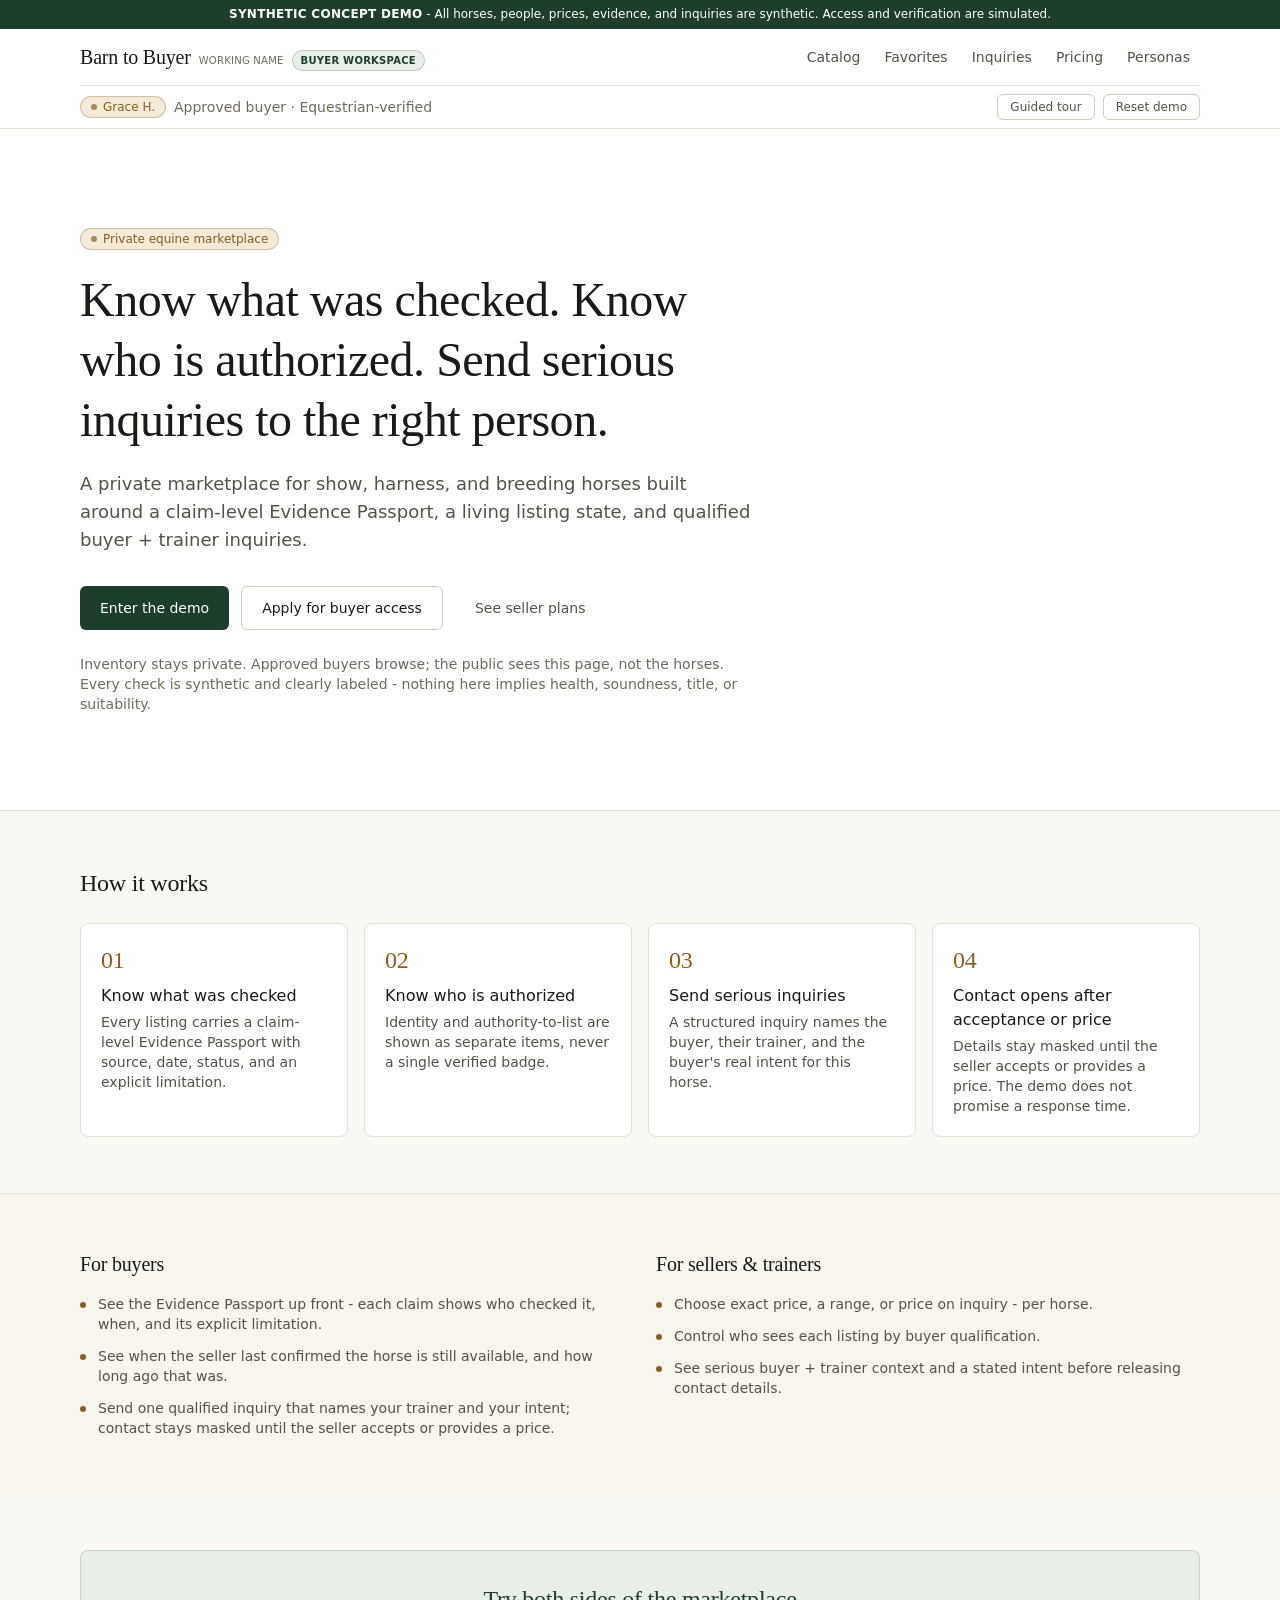
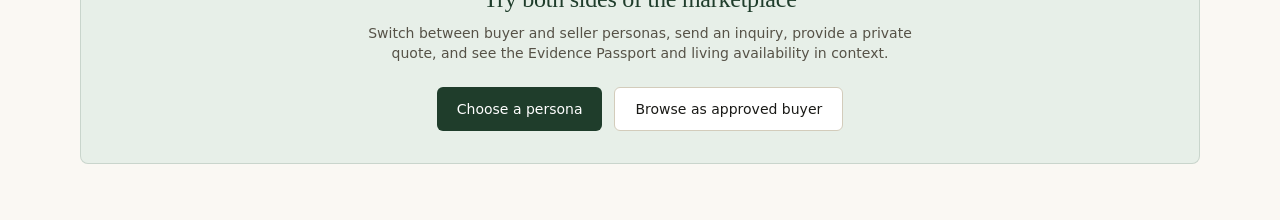
<file: index.html>
<!DOCTYPE html><html lang="en" class="h-full"><head><meta charSet="utf-8"/><meta name="viewport" content="width=device-width, initial-scale=1"/><link rel="stylesheet" href="/_next/static/chunks/22ph289ryny8j.css" data-precedence="next"/><link rel="preload" as="script" fetchPriority="low" href="/_next/static/chunks/310vm2bl3xxpt.js"/><script src="/_next/static/chunks/19mx3mg6lkumu.js" async=""></script><script src="/_next/static/chunks/1mh6a-0e61pyc.js" async=""></script><script src="/_next/static/chunks/344n2zhqbh4pn.js" async=""></script><script src="/_next/static/chunks/turbopack-0td869ukh0v94.js" async=""></script><script src="/_next/static/chunks/1xsunr53im72k.js" async=""></script><script src="/_next/static/chunks/2fl2l4pqt-bp0.js" async=""></script><title>Barn to Buyer - Synthetic concept demo</title><meta name="description" content="Know what was checked. Know who is authorized. Send serious inquiries to the right person"/><meta name="robots" content="noindex, nofollow"/><link rel="icon" href="/favicon.ico?favicon.2vob68tjqpejf.ico" sizes="256x256" type="image/x-icon"/><script src="/_next/static/chunks/0cz1d0mv5g_q7.js" noModule=""></script></head><body class="min-h-full flex flex-col"><div hidden=""><!--$--><!--/$--></div><div class="min-h-full flex flex-col"><div class="bg-accent text-accent-ink"><div class="mx-auto max-w-6xl px-4 py-1.5 text-center text-[10px] leading-snug sm:text-xs"><span class="font-semibold uppercase tracking-wide">Synthetic concept demo</span><span aria-hidden="true" class="hidden sm:inline"> - </span><span class="block sm:inline">All horses, people, prices, evidence, and inquiries are synthetic. Access and verification are simulated.</span></div></div><header class="border-b border-line bg-surface"><div class="mx-auto max-w-6xl px-4"><div class="flex items-center justify-between gap-4 py-3"><a class="flex flex-wrap items-baseline gap-2" href="/"><span class="font-display text-xl text-ink">Barn to Buyer</span><span class="text-[10px] uppercase tracking-wide text-ink-faint">working name</span><span class="rounded-full border px-2 py-0.5 text-[10px] font-semibold uppercase tracking-wide border-accent/20 bg-accent-soft text-accent">Buyer workspace</span></a><nav aria-label="Primary" class="hidden items-center gap-1 md:flex"><a class="rounded-md text-sm transition-colors px-2.5 py-1.5 text-ink-soft hover:text-ink" href="/buyer/catalog/">Catalog</a><a class="rounded-md text-sm transition-colors px-2.5 py-1.5 text-ink-soft hover:text-ink" href="/buyer/favorites/">Favorites</a><a class="rounded-md text-sm transition-colors px-2.5 py-1.5 text-ink-soft hover:text-ink" href="/buyer/inquiries/">Inquiries</a><a class="rounded-md text-sm transition-colors px-2.5 py-1.5 text-ink-soft hover:text-ink" href="/pricing/">Pricing</a><a class="rounded-md text-sm transition-colors px-2.5 py-1.5 text-ink-soft hover:text-ink" href="/demo/">Personas</a></nav><button type="button" aria-expanded="false" aria-controls="_R_1b_" aria-label="Open menu" class="inline-flex min-h-[44px] min-w-[44px] items-center justify-center rounded-md border border-line-strong text-ink-soft hover:bg-surface-sunk md:hidden"><span aria-hidden="true" class="text-lg leading-none">☰</span></button></div><div class="flex flex-wrap items-center justify-between gap-2 border-t border-line py-2 text-sm"><div class="flex items-center gap-2"><span class="inline-flex items-center gap-1.5 rounded-full border px-2.5 py-0.5 text-xs font-medium border-brass/30 bg-brass-soft text-brass"><span aria-hidden="true" class="h-1.5 w-1.5 rounded-full bg-current opacity-70"></span>Grace H.</span><span class="text-ink-faint">Approved buyer · Equestrian-verified</span></div><div class="flex items-center gap-2"><button type="button" class="rounded-md border border-line-strong px-3 py-1 text-xs text-ink-soft transition-colors hover:bg-surface-sunk hover:text-ink">Guided tour</button><button class="rounded-md border border-line-strong px-3 py-1 text-xs text-ink-soft hover:bg-surface-sunk">Reset demo</button></div></div></div></header><main class="flex-1"><div><section class="border-b border-line bg-surface"><div class="mx-auto max-w-6xl px-4 py-16 sm:py-24"><div class="max-w-2xl"><span class="inline-flex items-center gap-1.5 rounded-full border px-2.5 py-0.5 text-xs font-medium border-brass/30 bg-brass-soft text-brass"><span aria-hidden="true" class="h-1.5 w-1.5 rounded-full bg-current opacity-70"></span>Private equine marketplace</span><h1 class="font-display mt-5 text-4xl leading-tight text-ink sm:text-5xl">Know what was checked. Know who is authorized. Send serious inquiries to the right person<!-- -->.</h1><p class="mt-5 text-lg text-ink-soft">A private marketplace for show, harness, and breeding horses built around a claim-level Evidence Passport, a living listing state, and qualified buyer + trainer inquiries.</p><div class="mt-8 flex flex-wrap gap-3"><a class="inline-flex items-center justify-center gap-2 rounded-md font-medium transition-colors disabled:opacity-50 disabled:pointer-events-none min-h-[44px] bg-accent text-accent-ink hover:bg-accent-hover px-5 text-sm" href="/demo/">Enter the demo</a><a class="inline-flex items-center justify-center gap-2 rounded-md font-medium transition-colors disabled:opacity-50 disabled:pointer-events-none min-h-[44px] border border-line-strong bg-surface text-ink hover:bg-surface-sunk px-5 text-sm" href="/apply/">Apply for buyer access</a><a class="inline-flex items-center justify-center gap-2 rounded-md font-medium transition-colors disabled:opacity-50 disabled:pointer-events-none min-h-[44px] text-ink-soft hover:bg-surface-sunk px-5 text-sm" href="/pricing/">See seller plans</a></div><p class="mt-6 text-sm text-ink-faint">Inventory stays private. Approved buyers browse; the public sees this page, not the horses. Every check is synthetic and clearly labeled - nothing here implies health, soundness, title, or suitability.</p></div></div></section><section class="mx-auto max-w-6xl px-4 py-14"><h2 class="font-display text-2xl text-ink">How it works</h2><ol class="mt-6 grid gap-4 sm:grid-cols-2 lg:grid-cols-4"><li class="rounded-[var(--radius-card)] border border-line bg-surface p-5"><span class="font-display text-2xl text-brass">01</span><h3 class="mt-2 font-medium text-ink">Know what was checked</h3><p class="mt-1 text-sm text-ink-soft">Every listing carries a claim-level Evidence Passport with source, date, status, and an explicit limitation.</p></li><li class="rounded-[var(--radius-card)] border border-line bg-surface p-5"><span class="font-display text-2xl text-brass">02</span><h3 class="mt-2 font-medium text-ink">Know who is authorized</h3><p class="mt-1 text-sm text-ink-soft">Identity and authority-to-list are shown as separate items, never a single verified badge.</p></li><li class="rounded-[var(--radius-card)] border border-line bg-surface p-5"><span class="font-display text-2xl text-brass">03</span><h3 class="mt-2 font-medium text-ink">Send serious inquiries</h3><p class="mt-1 text-sm text-ink-soft">A structured inquiry names the buyer, their trainer, and the buyer&#x27;s real intent for this horse.</p></li><li class="rounded-[var(--radius-card)] border border-line bg-surface p-5"><span class="font-display text-2xl text-brass">04</span><h3 class="mt-2 font-medium text-ink">Contact opens after acceptance or price</h3><p class="mt-1 text-sm text-ink-soft">Details stay masked until the seller accepts or provides a price. The demo does not promise a response time.</p></li></ol></section><section class="border-t border-line bg-surface-sunk/40"><div class="mx-auto max-w-6xl px-4 py-14 grid gap-8 md:grid-cols-2"><div><h2 class="font-display text-xl text-ink">For buyers</h2><ul class="mt-4 space-y-3"><li class="flex gap-3 text-sm text-ink-soft"><span aria-hidden="true" class="mt-2 h-1.5 w-1.5 shrink-0 rounded-full bg-brass"></span>See the Evidence Passport up front - each claim shows who checked it, when, and its explicit limitation.</li><li class="flex gap-3 text-sm text-ink-soft"><span aria-hidden="true" class="mt-2 h-1.5 w-1.5 shrink-0 rounded-full bg-brass"></span>See when the seller last confirmed the horse is still available, and how long ago that was.</li><li class="flex gap-3 text-sm text-ink-soft"><span aria-hidden="true" class="mt-2 h-1.5 w-1.5 shrink-0 rounded-full bg-brass"></span>Send one qualified inquiry that names your trainer and your intent; contact stays masked until the seller accepts or provides a price.</li></ul></div><div><h2 class="font-display text-xl text-ink">For sellers &amp; trainers</h2><ul class="mt-4 space-y-3"><li class="flex gap-3 text-sm text-ink-soft"><span aria-hidden="true" class="mt-2 h-1.5 w-1.5 shrink-0 rounded-full bg-brass"></span>Choose exact price, a range, or price on inquiry - per horse.</li><li class="flex gap-3 text-sm text-ink-soft"><span aria-hidden="true" class="mt-2 h-1.5 w-1.5 shrink-0 rounded-full bg-brass"></span>Control who sees each listing by buyer qualification.</li><li class="flex gap-3 text-sm text-ink-soft"><span aria-hidden="true" class="mt-2 h-1.5 w-1.5 shrink-0 rounded-full bg-brass"></span>See serious buyer + trainer context and a stated intent before releasing contact details.</li></ul></div></div></section><section class="mx-auto max-w-6xl px-4 py-14"><div class="rounded-[var(--radius-card)] border border-accent/15 bg-accent-soft p-8 text-center"><h2 class="font-display text-2xl text-accent">Try both sides of the marketplace</h2><p class="mx-auto mt-2 max-w-xl text-sm text-ink-soft">Switch between buyer and seller personas, send an inquiry, provide a private quote, and see the Evidence Passport and living availability in context.</p><div class="mt-6 flex justify-center gap-3"><a class="inline-flex items-center justify-center gap-2 rounded-md font-medium transition-colors disabled:opacity-50 disabled:pointer-events-none min-h-[44px] bg-accent text-accent-ink hover:bg-accent-hover px-5 text-sm" href="/demo/">Choose a persona</a><a class="inline-flex items-center justify-center gap-2 rounded-md font-medium transition-colors disabled:opacity-50 disabled:pointer-events-none min-h-[44px] border border-line-strong bg-surface text-ink hover:bg-surface-sunk px-5 text-sm" href="/buyer/catalog/">Browse as approved buyer</a></div></div></section></div><!--$--><!--/$--></main></div><script src="/_next/static/chunks/310vm2bl3xxpt.js" id="_R_" async=""></script><script>(self.__next_f=self.__next_f||[]).push([0])</script><script>self.__next_f.push([1,"1:\"$Sreact.fragment\"\n2:I[30056,[\"/_next/static/chunks/1xsunr53im72k.js\",\"/_next/static/chunks/2fl2l4pqt-bp0.js\"],\"DemoProvider\"]\n3:I[93928,[\"/_next/static/chunks/1xsunr53im72k.js\",\"/_next/static/chunks/2fl2l4pqt-bp0.js\"],\"AppShell\"]\n4:I[39756,[\"/_next/static/chunks/1xsunr53im72k.js\",\"/_next/static/chunks/2fl2l4pqt-bp0.js\"],\"default\"]\n5:I[37457,[\"/_next/static/chunks/1xsunr53im72k.js\",\"/_next/static/chunks/2fl2l4pqt-bp0.js\"],\"default\"]\n6:I[22016,[\"/_next/static/chunks/1xsunr53im72k.js\",\"/_next/static/chunks/2fl2l4pqt-bp0.js\"],\"\"]\nc:I[68027,[\"/_next/static/chunks/1xsunr53im72k.js\",\"/_next/static/chunks/2fl2l4pqt-bp0.js\"],\"default\",1]\n:HL[\"/_next/static/chunks/22ph289ryny8j.css\",\"style\"]\n0:{\"P\":null,\"c\":[\"\",\"\"],\"q\":\"\",\"i\":false,\"f\":[[[\"\",{\"children\":[\"__PAGE__\",{},\"$undefined\",\"$undefined\",4608]},\"$undefined\",\"$undefined\",4624],[[\"$\",\"$1\",\"c\",{\"children\":[[[\"$\",\"link\",\"0\",{\"rel\":\"stylesheet\",\"href\":\"/_next/static/chunks/22ph289ryny8j.css\",\"precedence\":\"next\",\"crossOrigin\":\"$undefined\",\"nonce\":\"$undefined\"}],[\"$\",\"script\",\"script-0\",{\"src\":\"/_next/static/chunks/1xsunr53im72k.js\",\"async\":true,\"nonce\":\"$undefined\"}],[\"$\",\"script\",\"script-1\",{\"src\":\"/_next/static/chunks/2fl2l4pqt-bp0.js\",\"async\":true,\"nonce\":\"$undefined\"}]],[\"$\",\"html\",null,{\"lang\":\"en\",\"className\":\"h-full\",\"children\":[\"$\",\"body\",null,{\"className\":\"min-h-full flex flex-col\",\"children\":[\"$\",\"$L2\",null,{\"children\":[\"$\",\"$L3\",null,{\"children\":[\"$\",\"$L4\",null,{\"parallelRouterKey\":\"children\",\"error\":\"$undefined\",\"errorStyles\":\"$undefined\",\"errorScripts\":\"$undefined\",\"template\":[\"$\",\"$L5\",null,{}],\"templateStyles\":\"$undefined\",\"templateScripts\":\"$undefined\",\"notFound\":[[[\"$\",\"title\",null,{\"children\":\"404: This page could not be found.\"}],[\"$\",\"div\",null,{\"style\":{\"fontFamily\":\"system-ui,\\\"Segoe UI\\\",Roboto,Helvetica,Arial,sans-serif,\\\"Apple Color Emoji\\\",\\\"Segoe UI Emoji\\\"\",\"height\":\"100vh\",\"textAlign\":\"center\",\"display\":\"flex\",\"flexDirection\":\"column\",\"alignItems\":\"center\",\"justifyContent\":\"center\"},\"children\":[\"$\",\"div\",null,{\"children\":[[\"$\",\"style\",null,{\"dangerouslySetInnerHTML\":{\"__html\":\"body{color:#000;background:#fff;margin:0}.next-error-h1{border-right:1px solid rgba(0,0,0,.3)}@media (prefers-color-scheme:dark){body{color:#fff;background:#000}.next-error-h1{border-right:1px solid rgba(255,255,255,.3)}}\"}}],[\"$\",\"h1\",null,{\"className\":\"next-error-h1\",\"style\":{\"display\":\"inline-block\",\"margin\":\"0 20px 0 0\",\"padding\":\"0 23px 0 0\",\"fontSize\":24,\"fontWeight\":500,\"verticalAlign\":\"top\",\"lineHeight\":\"49px\"},\"children\":404}],[\"$\",\"div\",null,{\"style\":{\"display\":\"inline-block\"},\"children\":[\"$\",\"h2\",null,{\"style\":{\"fontSize\":14,\"fontWeight\":400,\"lineHeight\":\"49px\",\"margin\":0},\"children\":\"This page could not be found.\"}]}]]}]}]],[]],\"forbidden\":\"$undefined\",\"unauthorized\":\"$undefined\"}]}]}]}]}]]}],{\"children\":[[\"$\",\"$1\",\"c\",{\"children\":[[\"$\",\"div\",null,{\"children\":[[\"$\",\"section\",null,{\"className\":\"border-b border-line bg-surface\",\"children\":[\"$\",\"div\",null,{\"className\":\"mx-auto max-w-6xl px-4 py-16 sm:py-24\",\"children\":[\"$\",\"div\",null,{\"className\":\"max-w-2xl\",\"children\":[[\"$\",\"span\",null,{\"className\":\"inline-flex items-center gap-1.5 rounded-full border px-2.5 py-0.5 text-xs font-medium border-brass/30 bg-brass-soft text-brass\",\"children\":[[\"$\",\"span\",null,{\"aria-hidden\":true,\"className\":\"h-1.5 w-1.5 rounded-full bg-current opacity-70\"}],\"Private equine marketplace\"]}],[\"$\",\"h1\",null,{\"className\":\"font-display mt-5 text-4xl leading-tight text-ink sm:text-5xl\",\"children\":[\"Know what was checked. Know who is authorized. Send serious inquiries to the right person\",\".\"]}],[\"$\",\"p\",null,{\"className\":\"mt-5 text-lg text-ink-soft\",\"children\":\"A private marketplace for show, harness, and breeding horses built around a claim-level Evidence Passport, a living listing state, and qualified buyer + trainer inquiries.\"}],[\"$\",\"div\",null,{\"className\":\"mt-8 flex flex-wrap gap-3\",\"children\":[[\"$\",\"$L6\",null,{\"href\":\"/demo\",\"className\":\"inline-flex items-center justify-center gap-2 rounded-md font-medium transition-colors disabled:opacity-50 disabled:pointer-events-none min-h-[44px] bg-accent text-accent-ink hover:bg-accent-hover px-5 text-sm\",\"children\":\"Enter the demo\"}],[\"$\",\"$L6\",null,{\"href\":\"/apply\",\"className\":\"inline-flex items-center justify-center gap-2 rounded-md font-medium transition-colors disabled:opacity-50 disabled:pointer-events-none min-h-[44px] border border-line-strong bg-surface text-ink hover:bg-surface-sunk px-5 text-sm\",\"children\":\"Apply for buyer access\"}],[\"$\",\"$L6\",null,{\"href\":\"/pricing\",\"className\":\"inline-flex items-center justify-center gap-2 rounded-md font-medium transition-colors disabled:opacity-50 disabled:pointer-events-none min-h-[44px] text-ink-soft hover:bg-surface-sunk px-5 text-sm\",\"children\":\"See seller plans\"}]]}],[\"$\",\"p\",null,{\"className\":\"mt-6 text-sm text-ink-faint\",\"children\":\"Inventory stays private. Approved buyers browse; the public sees this page, not the horses. Every check is synthetic and clearly labeled - nothing here implies health, soundness, title, or suitability.\"}]]}]}]}],\"$L7\",\"$L8\",\"$L9\"]}],null,\"$La\"]}],{},null,false,null]},null,false,null],\"$Lb\",false]],\"m\":\"$undefined\",\"G\":[\"$c\",[\"$Ld\"]],\"S\":true,\"h\":null,\"r\":\"$undefined\",\"s\":\"$undefined\",\"a\":\"$undefined\",\"l\":\"$undefined\",\"p\":\"$undefined\",\"d\":\"$undefined\",\"b\":\"jPLOSVLFSTJAGA77GQARs\"}\ne:I[97367,[\"/_next/static/chunks/1xsunr53im72k.js\",\"/_next/static/chunks/2fl2l4pqt-bp0.js\"],\"OutletBoundary\"]\nf:\"$Sreact.suspense\"\n11:I[97367,[\"/_next/static/chunks/1xsunr53im72k.js\",\"/_next/static/chunks/2fl2l4pqt-bp0.js\"],\"ViewportBoundary\"]\n13:I[97367,[\"/_next/static/chunks/1xsunr53im72k.js\",\"/_next/static/chunks/2fl2l4pqt-bp0.js\"],\"MetadataBoundary\"]\n7:[\"$\",\"section\",null,{\"className\":\"mx-auto max-w-6xl px-4 py-14\",\"children\":[[\"$\",\"h2\",null,{\"className\":\"font-display text-2xl text-ink\",\"children\":\"How it works\"}],[\"$\",\"ol\",null,{\"className\":\"mt-6 grid gap-4 sm:grid-cols-2 lg:grid-cols-4\",\"children\":[[\"$\",\"li\",\"Know what was checked\",{\"className\":\"rounded-[var(--radius-card)] border border-line bg-surface p-5\",\"children\":[[\"$\",\"span\",null,{\"className\":\"font-display text-2xl text-brass\",\"children\":\"01\"}],[\"$\",\"h3\",null,{\"className\":\"mt-2 font-medium text-ink\",\"children\":\"Know what was checked\"}],[\"$\",\"p\",null,{\"className\":\"mt-1 text-sm text-ink-soft\",\"children\":\"Every listing carries a claim-level Evidence Passport with source, date, status, and an explicit limitation.\"}]]}],[\"$\",\"li\",\"Know who is authorized\",{\"className\":\"rounded-[var(--radius-card)] border border-line bg-surface p-5\",\"children\":[[\"$\",\"span\",null,{\"className\":\"font-display text-2xl text-brass\",\"children\":\"02\"}],[\"$\",\"h3\",null,{\"className\":\"mt-2 font-medium text-ink\",\"children\":\"Know who is authorized\"}],[\"$\",\"p\",null,{\"className\":\"mt-1 text-sm text-ink-soft\",\"children\":\"Identity and authority-to-list are shown as separate items, never a single verified badge.\"}]]}],[\"$\",\"li\",\"Send serious inquiries\",{\"className\":\"rounded-[var(--radius-card)] border border-line bg-surface p-5\",\"children\":[[\"$\",\"span\",null,{\"className\":\"font-display text-2xl text-brass\",\"children\":\"03\"}],[\"$\",\"h3\",null,{\"className\":\"mt-2 font-medium text-ink\",\"children\":\"Send serious inquiries\"}],[\"$\",\"p\",null,{\"className\":\"mt-1 text-sm text-ink-soft\",\"children\":\"A structured inquiry names the buyer, their trainer, and the buyer's real intent for this horse.\"}]]}],[\"$\",\"li\",\"Contact opens after acceptance or price\",{\"className\":\"rounded-[var(--radius-card)] border border-line bg-surface p-5\",\"children\":[[\"$\",\"span\",null,{\"className\":\"font-display text-2xl text-brass\",\"children\":\"04\"}],[\"$\",\"h3\",null,{\"className\":\"mt-2 font-medium text-ink\",\"children\":\"Contact opens after acceptance or price\"}],[\"$\",\"p\",null,{\"className\":\"mt-1 text-sm text-ink-soft\",\"children\":\"Details stay masked until the seller accepts or provides a price. The demo does not promise a response time.\"}]]}]]}]]}]\n8:[\"$\",\"section\",null,{\"className\":\"border-t border-line bg-surface-sunk/40\",\"children\":[\"$\",\"div\",null,{\"className\":\"mx-auto max-w-6xl px-4 py-14 grid gap-8 md:grid-cols-2\",\"children\":[[\"$\",\"div\",\"For buyers\",{\"children\":[[\"$\",\"h2\",null,{\"className\":\"font-display text-xl text-ink\",\"children\":\"For buyers\"}],[\"$\",\"ul\",null,{\"className\":\"mt-4 space-y-3\",\"children\":[[\"$\",\"li\",\"See the Evidence Passport up front - each claim shows who checked it, when, and its explicit limitation.\",{\"className\":\"flex gap-3 text-sm text-ink-soft\",\"children\":[[\"$\",\"span\",null,{\"aria-hidden\":true,\"className\":\"mt-2 h-1.5 w-1.5 shrink-0 rounded-full bg-brass\"}],\"See the Evidence Passport up front - each claim shows who checked it, when, and its explicit limitation.\"]}],[\"$\",\"li\",\"See when the seller last confirmed the horse is still available, and how long ago that was.\",{\"className\":\"flex gap-3 text-sm text-ink-soft\",\"children\":[[\"$\",\"span\",null,{\"aria-hidden\":true,\"className\":\"mt-2 h-1.5 w-1.5 shrink-0 rounded-full bg-brass\"}],\"See when the seller last confirmed the horse is still available, and how long ago that was.\"]}],[\"$\",\"li\",\"Send one qualified inquiry that names your trainer and your intent; contact stays masked until the seller accepts or provides a price.\",{\"className\":\"flex gap-3 text-sm text-ink-soft\",\"children\":[[\"$\",\"span\",null,{\"aria-hidden\":true,\"className\":\"mt-2 h-1.5 w-1.5 shrink-0 rounded-full bg-brass\"}],\"Send one qualified inquiry that names your trainer and your intent; contact stays masked until the seller accepts or provides a price.\"]}]]}]]}],[\"$\",\"div\",\"For sellers \u0026 trainers\",{\"children\":[[\"$\",\"h2\",null,{\"className\":\"font-display text-xl text-ink\",\"children\":\"For sellers \u0026 trainers\"}],[\"$\",\"ul\",null,{\"className\":\"mt-4 space-y-3\",\"children\":[[\"$\",\"li\",\"Choose exact price, a range, or price on inquiry - per horse.\",{\"className\":\"flex gap-3 text-sm text-ink-soft\",\"children\":[[\"$\",\"span\",null,{\"aria-hidden\":true,\"className\":\"mt-2 h-1.5 w-1.5 shrink-0 rounded-full bg-brass\"}],\"Choose exact price, a range, or price on inquiry - per horse.\"]}],[\"$\",\"li\",\"Control who sees each listing by buyer qualification.\",{\"className\":\"flex gap-3 text-sm text-ink-soft\",\"children\":[[\"$\",\"span\",null,{\"aria-hidden\":true,\"className\":\"mt-2 h-1.5 w-1.5 shrink-0 rounded-full bg-brass\"}],\"Control who sees each listing by buyer qualification.\"]}],[\"$\",\"li\",\"See serious buyer + trainer context and a stated intent before releasing contact details.\",{\"className\":\"flex gap-3 text-sm text-ink-soft\",\"children\":[[\"$\",\"span\",null,{\"aria-hidden\":true,\"className\":\"mt-2 h-1.5 w-1.5 shrink-0 rounded-full bg-brass\"}],\"See serious buyer + trainer context and a stated intent before releasing contact details.\"]}]]}]]}]]}]}]\n9:[\"$\",\"section\",null,{\"className\":\"mx-auto max-w-6xl px-4 py-14\",\"children\":[\"$\",\"div\",null,{\"className\":\"rounded-[var(--radius-card)] border border-accent/15 bg-accent-soft p-8 text-center\",\"children\":[[\"$\",\"h2\",null,{\"className\":\"font-display text-2xl text-accent\",\"children\":\"Try both sides of the marketplace\"}],[\"$\",\"p\",null,{\"className\":\"mx-auto mt-2 max-w-xl text-sm text-ink-soft\",\"children\":\"Switch between buyer and seller personas, send an inquiry, provide a private quote, and see the Evidence Passport and living availability in context.\"}],[\"$\",\"div\",null,{\"className\":\"mt-6 flex justify-center gap-3\",\"children\":[[\"$\",\"$L6\",null,{\"href\":\"/demo\",\"className\":\"inline-flex items-center justify-center gap-2 rounded-md font-medium transition-colors disabled:opacity-50 disabled:pointer-events-none min-h-[44px] bg-accent text-accent-ink hover:bg-accent-hover px-5 text-sm\",\"children\":\"Choose a persona\"}],[\"$\",\"$L6\",null,{\"href\":\"/buyer/catalog\",\"className\":\"inline-flex items-center justify-center gap-2 rounded-md font-medium transition-colors disabled:opacity-50 disabled:pointer-events-none min-h-[44px] border border-line-strong bg-surface text-ink hover:bg-surface-sunk px-5 text-sm\",\"children\":\"Browse as approved buyer\"}]]}]]}]}]\na:[\"$\",\"$Le\",null,{\"children\":[\"$\",\"$f\",null,{\"name\":\"Next.MetadataOutlet\",\"children\":\"$@10\"}]}]\nb:[\"$\",\"$1\",\"h\",{\"children\":[null,[\"$\",\"$L11\",null,{\"children\":\"$L12\"}],[\"$\",\"div\",null,{\"hidden\":true,\"children\":[\"$\",\"$L13\",null,{\"children\":[\"$\",\"$f\",null,{\"name\":\"Next.Metadata\",\"children\":\"$L14\"}]}]}],null]}]\nd:[\"$\",\"link\",\"0\",{\"rel\":\"stylesheet\",\"href\":\"/_next/static/chunks/22ph289ryny8j.css\",\"precedence\":\"next\",\"crossOrigin\":\"$undefined\",\"nonce\":\"$undefined\"}]\n12:[[\"$\",\"meta\",\"0\",{\"charSet\":\"utf-8\"}],[\"$\",\"meta\",\"1\",{\"name\":\"viewport\",\"content\":\"width=device-width, initial-scale=1\"}]]\n15:I[27201,[\"/_next/static/chunks/1xsunr53im72k.js\",\"/_next/static/chunks/2fl2l4pqt-bp0.js\"],\"IconMark\"]\n10:null\n14:[[\"$\",\"title\",\"0\",{\"children\":\"Barn to Buyer - Synthetic concept demo\"}],[\"$\",\"meta\",\"1\",{\"name\":\"description\",\"content\":\"Know what was checked. Know who is authorized. Send serious inquiries to the right person\"}],[\"$\",\"meta\",\"2\",{\"name\":\"robots\",\"content\":\"noindex, nofollow\"}],[\"$\",\"link\",\"3\",{\"rel\":\"icon\",\"href\":\"/favicon.ico?favicon.2vob68tjqpejf.ico\",\"sizes\":\"256x256\",\"type\":\"image/x-icon\"}],[\"$\",\"$L15\",\"4\",{}]]\n"])</script></body></html>
</file>
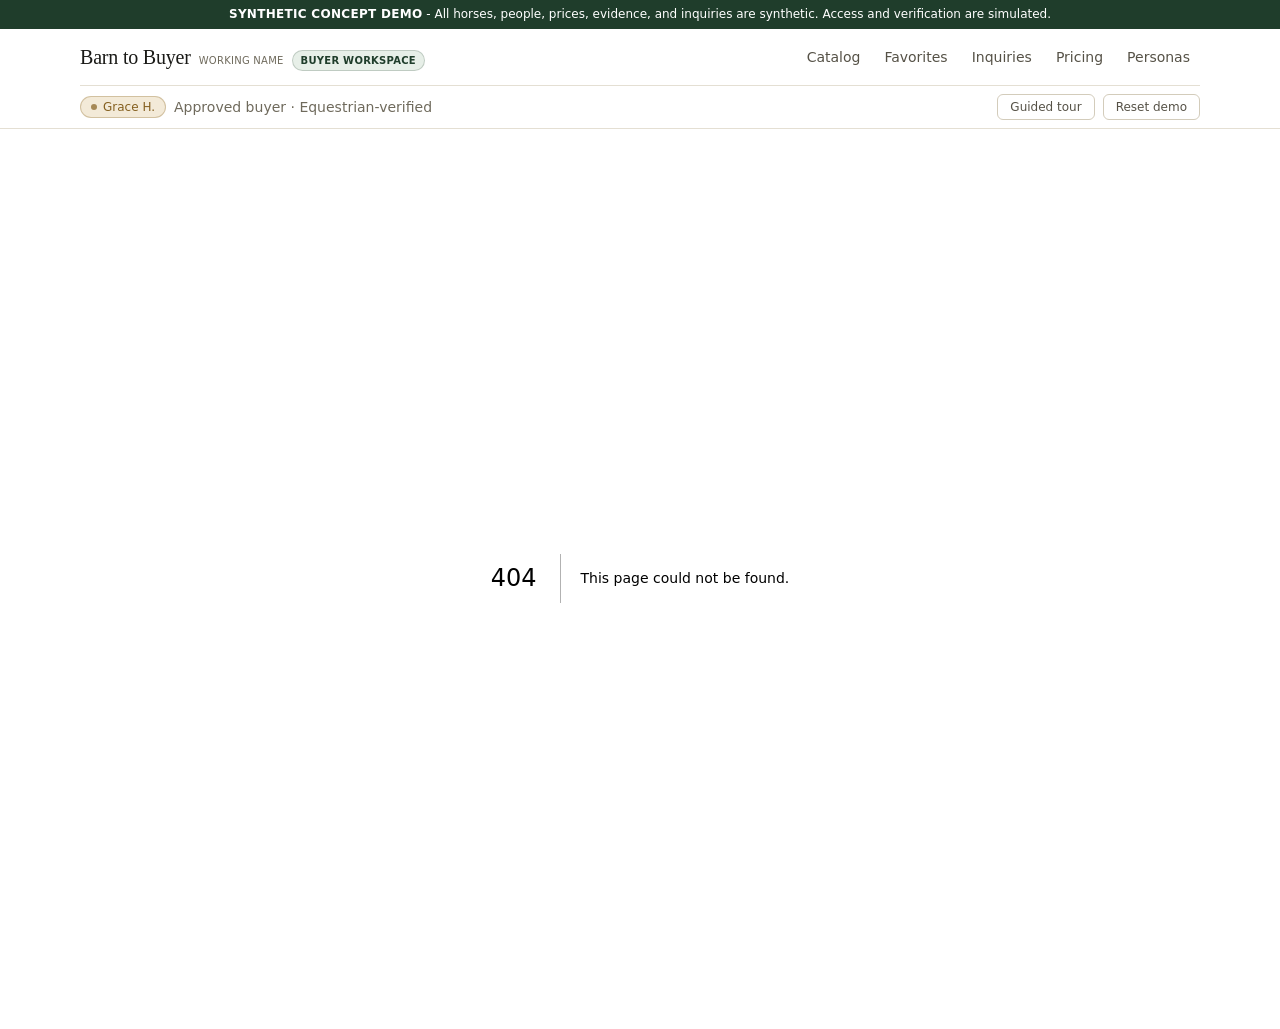
<file: 404/index.html>
<!DOCTYPE html><html lang="en" class="h-full"><head><meta charSet="utf-8"/><meta name="viewport" content="width=device-width, initial-scale=1"/><link rel="stylesheet" href="/_next/static/chunks/22ph289ryny8j.css" data-precedence="next"/><link rel="preload" as="script" fetchPriority="low" href="/_next/static/chunks/310vm2bl3xxpt.js"/><script src="/_next/static/chunks/19mx3mg6lkumu.js" async=""></script><script src="/_next/static/chunks/1mh6a-0e61pyc.js" async=""></script><script src="/_next/static/chunks/344n2zhqbh4pn.js" async=""></script><script src="/_next/static/chunks/turbopack-0td869ukh0v94.js" async=""></script><script src="/_next/static/chunks/1xsunr53im72k.js" async=""></script><script src="/_next/static/chunks/2fl2l4pqt-bp0.js" async=""></script><meta name="robots" content="noindex"/><title>Barn to Buyer - Synthetic concept demo</title><meta name="description" content="Know what was checked. Know who is authorized. Send serious inquiries to the right person"/><meta name="robots" content="noindex, nofollow"/><link rel="icon" href="/favicon.ico?favicon.2vob68tjqpejf.ico" sizes="256x256" type="image/x-icon"/><title>404: This page could not be found.</title><script src="/_next/static/chunks/0cz1d0mv5g_q7.js" noModule=""></script></head><body class="min-h-full flex flex-col"><div hidden=""><!--$--><!--/$--></div><div class="min-h-full flex flex-col"><div class="bg-accent text-accent-ink"><div class="mx-auto max-w-6xl px-4 py-1.5 text-center text-[10px] leading-snug sm:text-xs"><span class="font-semibold uppercase tracking-wide">Synthetic concept demo</span><span aria-hidden="true" class="hidden sm:inline"> - </span><span class="block sm:inline">All horses, people, prices, evidence, and inquiries are synthetic. Access and verification are simulated.</span></div></div><header class="border-b border-line bg-surface"><div class="mx-auto max-w-6xl px-4"><div class="flex items-center justify-between gap-4 py-3"><a class="flex flex-wrap items-baseline gap-2" href="/"><span class="font-display text-xl text-ink">Barn to Buyer</span><span class="text-[10px] uppercase tracking-wide text-ink-faint">working name</span><span class="rounded-full border px-2 py-0.5 text-[10px] font-semibold uppercase tracking-wide border-accent/20 bg-accent-soft text-accent">Buyer workspace</span></a><nav aria-label="Primary" class="hidden items-center gap-1 md:flex"><a class="rounded-md text-sm transition-colors px-2.5 py-1.5 text-ink-soft hover:text-ink" href="/buyer/catalog/">Catalog</a><a class="rounded-md text-sm transition-colors px-2.5 py-1.5 text-ink-soft hover:text-ink" href="/buyer/favorites/">Favorites</a><a class="rounded-md text-sm transition-colors px-2.5 py-1.5 text-ink-soft hover:text-ink" href="/buyer/inquiries/">Inquiries</a><a class="rounded-md text-sm transition-colors px-2.5 py-1.5 text-ink-soft hover:text-ink" href="/pricing/">Pricing</a><a class="rounded-md text-sm transition-colors px-2.5 py-1.5 text-ink-soft hover:text-ink" href="/demo/">Personas</a></nav><button type="button" aria-expanded="false" aria-controls="_R_1b_" aria-label="Open menu" class="inline-flex min-h-[44px] min-w-[44px] items-center justify-center rounded-md border border-line-strong text-ink-soft hover:bg-surface-sunk md:hidden"><span aria-hidden="true" class="text-lg leading-none">☰</span></button></div><div class="flex flex-wrap items-center justify-between gap-2 border-t border-line py-2 text-sm"><div class="flex items-center gap-2"><span class="inline-flex items-center gap-1.5 rounded-full border px-2.5 py-0.5 text-xs font-medium border-brass/30 bg-brass-soft text-brass"><span aria-hidden="true" class="h-1.5 w-1.5 rounded-full bg-current opacity-70"></span>Grace H.</span><span class="text-ink-faint">Approved buyer · Equestrian-verified</span></div><div class="flex items-center gap-2"><button type="button" class="rounded-md border border-line-strong px-3 py-1 text-xs text-ink-soft transition-colors hover:bg-surface-sunk hover:text-ink">Guided tour</button><button class="rounded-md border border-line-strong px-3 py-1 text-xs text-ink-soft hover:bg-surface-sunk">Reset demo</button></div></div></div></header><main class="flex-1"><div style="font-family:system-ui,&quot;Segoe UI&quot;,Roboto,Helvetica,Arial,sans-serif,&quot;Apple Color Emoji&quot;,&quot;Segoe UI Emoji&quot;;height:100vh;text-align:center;display:flex;flex-direction:column;align-items:center;justify-content:center"><div><style>body{color:#000;background:#fff;margin:0}.next-error-h1{border-right:1px solid rgba(0,0,0,.3)}@media (prefers-color-scheme:dark){body{color:#fff;background:#000}.next-error-h1{border-right:1px solid rgba(255,255,255,.3)}}</style><h1 class="next-error-h1" style="display:inline-block;margin:0 20px 0 0;padding:0 23px 0 0;font-size:24px;font-weight:500;vertical-align:top;line-height:49px">404</h1><div style="display:inline-block"><h2 style="font-size:14px;font-weight:400;line-height:49px;margin:0">This page could not be found.</h2></div></div></div><!--$--><!--/$--></main></div><script src="/_next/static/chunks/310vm2bl3xxpt.js" id="_R_" async=""></script><script>(self.__next_f=self.__next_f||[]).push([0])</script><script>self.__next_f.push([1,"1:\"$Sreact.fragment\"\n2:I[30056,[\"/_next/static/chunks/1xsunr53im72k.js\",\"/_next/static/chunks/2fl2l4pqt-bp0.js\"],\"DemoProvider\"]\n3:I[93928,[\"/_next/static/chunks/1xsunr53im72k.js\",\"/_next/static/chunks/2fl2l4pqt-bp0.js\"],\"AppShell\"]\n4:I[39756,[\"/_next/static/chunks/1xsunr53im72k.js\",\"/_next/static/chunks/2fl2l4pqt-bp0.js\"],\"default\"]\n5:I[37457,[\"/_next/static/chunks/1xsunr53im72k.js\",\"/_next/static/chunks/2fl2l4pqt-bp0.js\"],\"default\"]\n6:I[97367,[\"/_next/static/chunks/1xsunr53im72k.js\",\"/_next/static/chunks/2fl2l4pqt-bp0.js\"],\"OutletBoundary\"]\n7:\"$Sreact.suspense\"\na:I[97367,[\"/_next/static/chunks/1xsunr53im72k.js\",\"/_next/static/chunks/2fl2l4pqt-bp0.js\"],\"ViewportBoundary\"]\nc:I[97367,[\"/_next/static/chunks/1xsunr53im72k.js\",\"/_next/static/chunks/2fl2l4pqt-bp0.js\"],\"MetadataBoundary\"]\ne:I[68027,[\"/_next/static/chunks/1xsunr53im72k.js\",\"/_next/static/chunks/2fl2l4pqt-bp0.js\"],\"default\",1]\n:HL[\"/_next/static/chunks/22ph289ryny8j.css\",\"style\"]\n9:X\n0:{\"P\":null,\"c\":[\"\",\"_not-found\",\"\"],\"q\":\"\",\"i\":false,\"f\":[[[\"\",{\"children\":[\"/_not-found\",{\"children\":[\"__PAGE__\",{},\"$undefined\",\"$undefined\",4608]},\"$undefined\",\"$undefined\",4608]},\"$undefined\",\"$undefined\",4624],[[\"$\",\"$1\",\"c\",{\"children\":[[[\"$\",\"link\",\"0\",{\"rel\":\"stylesheet\",\"href\":\"/_next/static/chunks/22ph289ryny8j.css\",\"precedence\":\"next\",\"crossOrigin\":\"$undefined\",\"nonce\":\"$undefined\"}],[\"$\",\"script\",\"script-0\",{\"src\":\"/_next/static/chunks/1xsunr53im72k.js\",\"async\":true,\"nonce\":\"$undefined\"}],[\"$\",\"script\",\"script-1\",{\"src\":\"/_next/static/chunks/2fl2l4pqt-bp0.js\",\"async\":true,\"nonce\":\"$undefined\"}]],[\"$\",\"html\",null,{\"lang\":\"en\",\"className\":\"h-full\",\"children\":[\"$\",\"body\",null,{\"className\":\"min-h-full flex flex-col\",\"children\":[\"$\",\"$L2\",null,{\"children\":[\"$\",\"$L3\",null,{\"children\":[\"$\",\"$L4\",null,{\"parallelRouterKey\":\"children\",\"error\":\"$undefined\",\"errorStyles\":\"$undefined\",\"errorScripts\":\"$undefined\",\"template\":[\"$\",\"$L5\",null,{}],\"templateStyles\":\"$undefined\",\"templateScripts\":\"$undefined\",\"notFound\":[[[\"$\",\"title\",null,{\"children\":\"404: This page could not be found.\"}],[\"$\",\"div\",null,{\"style\":{\"fontFamily\":\"system-ui,\\\"Segoe UI\\\",Roboto,Helvetica,Arial,sans-serif,\\\"Apple Color Emoji\\\",\\\"Segoe UI Emoji\\\"\",\"height\":\"100vh\",\"textAlign\":\"center\",\"display\":\"flex\",\"flexDirection\":\"column\",\"alignItems\":\"center\",\"justifyContent\":\"center\"},\"children\":[\"$\",\"div\",null,{\"children\":[[\"$\",\"style\",null,{\"dangerouslySetInnerHTML\":{\"__html\":\"body{color:#000;background:#fff;margin:0}.next-error-h1{border-right:1px solid rgba(0,0,0,.3)}@media (prefers-color-scheme:dark){body{color:#fff;background:#000}.next-error-h1{border-right:1px solid rgba(255,255,255,.3)}}\"}}],[\"$\",\"h1\",null,{\"className\":\"next-error-h1\",\"style\":{\"display\":\"inline-block\",\"margin\":\"0 20px 0 0\",\"padding\":\"0 23px 0 0\",\"fontSize\":24,\"fontWeight\":500,\"verticalAlign\":\"top\",\"lineHeight\":\"49px\"},\"children\":404}],[\"$\",\"div\",null,{\"style\":{\"display\":\"inline-block\"},\"children\":[\"$\",\"h2\",null,{\"style\":{\"fontSize\":14,\"fontWeight\":400,\"lineHeight\":\"49px\",\"margin\":0},\"children\":\"This page could not be found.\"}]}]]}]}]],[]],\"forbidden\":\"$undefined\",\"unauthorized\":\"$undefined\"}]}]}]}]}]]}],{\"children\":[[\"$\",\"$1\",\"c\",{\"children\":[null,[\"$\",\"$L4\",null,{\"parallelRouterKey\":\"children\",\"error\":\"$undefined\",\"errorStyles\":\"$undefined\",\"errorScripts\":\"$undefined\",\"template\":[\"$\",\"$L5\",null,{}],\"templateStyles\":\"$undefined\",\"templateScripts\":\"$undefined\",\"notFound\":\"$undefined\",\"forbidden\":\"$undefined\",\"unauthorized\":\"$undefined\"}]]}],{\"children\":[[\"$\",\"$1\",\"c\",{\"children\":[[[\"$\",\"title\",null,{\"children\":\"404: This page could not be found.\"}],[\"$\",\"div\",null,{\"style\":\"$0:f:0:1:0:props:children:1:props:children:props:children:props:children:props:children:props:notFound:0:1:props:style\",\"children\":[\"$\",\"div\",null,{\"children\":[[\"$\",\"style\",null,{\"dangerouslySetInnerHTML\":{\"__html\":\"body{color:#000;background:#fff;margin:0}.next-error-h1{border-right:1px solid rgba(0,0,0,.3)}@media (prefers-color-scheme:dark){body{color:#fff;background:#000}.next-error-h1{border-right:1px solid rgba(255,255,255,.3)}}\"}}],[\"$\",\"h1\",null,{\"className\":\"next-error-h1\",\"style\":\"$0:f:0:1:0:props:children:1:props:children:props:children:props:children:props:children:props:notFound:0:1:props:children:props:children:1:props:style\",\"children\":404}],[\"$\",\"div\",null,{\"style\":\"$0:f:0:1:0:props:children:1:props:children:props:children:props:children:props:children:props:notFound:0:1:props:children:props:children:2:props:style\",\"children\":[\"$\",\"h2\",null,{\"style\":\"$0:f:0:1:0:props:children:1:props:children:props:children:props:children:props:children:props:notFound:0:1:props:children:props:children:2:props:children:props:style\",\"children\":\"This page could not be found.\"}]}]]}]}]],null,[\"$\",\"$L6\",null,{\"children\":[\"$\",\"$7\",null,{\"name\":\"Next.MetadataOutlet\",\"children\":\"$@8\"}]}]]}],{},null,false,null]},null,false,\"$9\"]},null,false,null],[\"$\",\"$1\",\"h\",{\"children\":[[\"$\",\"meta\",null,{\"name\":\"robots\",\"content\":\"noindex\"}],[\"$\",\"$La\",null,{\"children\":\"$Lb\"}],[\"$\",\"div\",null,{\"hidden\":true,\"children\":[\"$\",\"$Lc\",null,{\"children\":[\"$\",\"$7\",null,{\"name\":\"Next.Metadata\",\"children\":\"$Ld\"}]}]}],null]}],false]],\"m\":\"$undefined\",\"G\":[\"$e\",[[\"$\",\"link\",\"0\",{\"rel\":\"stylesheet\",\"href\":\"/_next/static/chunks/22ph289ryny8j.css\",\"precedence\":\"next\",\"crossOrigin\":\"$undefined\",\"nonce\":\"$undefined\"}]]],\"S\":true,\"h\":null,\"r\":\"$undefined\",\"s\":\"$undefined\",\"a\":\"$undefined\",\"l\":\"$undefined\",\"p\":\"$undefined\",\"d\":\"$undefined\",\"b\":\"jPLOSVLFSTJAGA77GQARs\"}\n9:C\nb:[[\"$\",\"meta\",\"0\",{\"charSet\":\"utf-8\"}],[\"$\",\"meta\",\"1\",{\"name\":\"viewport\",\"content\":\"width=device-width, initial-scale=1\"}]]\nf:I[27201,[\"/_next/static/chunks/1xsunr53im72k.js\",\"/_next/static/chunks/2fl2l4pqt-bp0.js\"],\"IconMark\"]\n8:null\nd:[[\"$\",\"title\",\"0\",{\"children\":\"Barn to Buyer - Synthetic concept demo\"}],[\"$\",\"meta\",\"1\",{\"name\":\"description\",\"content\":\"Know what was checked. Know who is authorized. Send serious inquiries to the right person\"}],[\"$\",\"meta\",\"2\",{\"name\":\"robots\",\"content\":\"noindex, nofollow\"}],[\"$\",\"link\",\"3\",{\"rel\":\"icon\",\"href\":\"/favicon.ico?favicon.2vob68tjqpejf.ico\",\"sizes\":\"256x256\",\"type\":\"image/x-icon\"}],[\"$\",\"$Lf\",\"4\",{}]]\n"])</script></body></html>
</file>
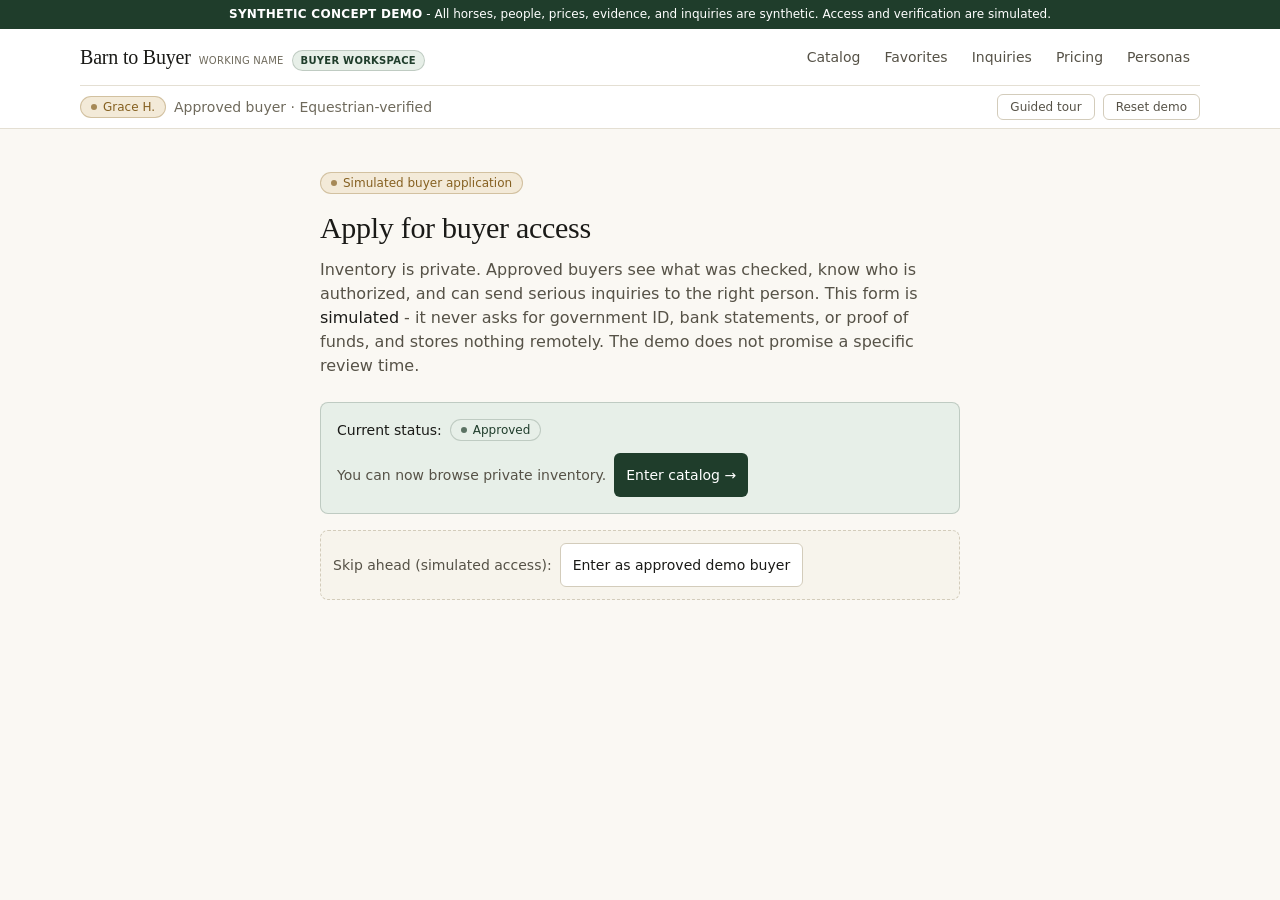
<file: apply/index.html>
<!DOCTYPE html><html lang="en" class="h-full"><head><meta charSet="utf-8"/><meta name="viewport" content="width=device-width, initial-scale=1"/><link rel="stylesheet" href="/_next/static/chunks/22ph289ryny8j.css" data-precedence="next"/><link rel="preload" as="script" fetchPriority="low" href="/_next/static/chunks/310vm2bl3xxpt.js"/><script src="/_next/static/chunks/19mx3mg6lkumu.js" async=""></script><script src="/_next/static/chunks/1mh6a-0e61pyc.js" async=""></script><script src="/_next/static/chunks/344n2zhqbh4pn.js" async=""></script><script src="/_next/static/chunks/turbopack-0td869ukh0v94.js" async=""></script><script src="/_next/static/chunks/1xsunr53im72k.js" async=""></script><script src="/_next/static/chunks/2fl2l4pqt-bp0.js" async=""></script><script src="/_next/static/chunks/1kuiw5rc45xab.js" async=""></script><script src="/_next/static/chunks/0aexl6dnh_n7z.js" async=""></script><title>Barn to Buyer - Synthetic concept demo</title><meta name="description" content="Know what was checked. Know who is authorized. Send serious inquiries to the right person"/><meta name="robots" content="noindex, nofollow"/><link rel="icon" href="/favicon.ico?favicon.2vob68tjqpejf.ico" sizes="256x256" type="image/x-icon"/><script src="/_next/static/chunks/0cz1d0mv5g_q7.js" noModule=""></script></head><body class="min-h-full flex flex-col"><div hidden=""><!--$--><!--/$--></div><div class="min-h-full flex flex-col"><div class="bg-accent text-accent-ink"><div class="mx-auto max-w-6xl px-4 py-1.5 text-center text-[10px] leading-snug sm:text-xs"><span class="font-semibold uppercase tracking-wide">Synthetic concept demo</span><span aria-hidden="true" class="hidden sm:inline"> - </span><span class="block sm:inline">All horses, people, prices, evidence, and inquiries are synthetic. Access and verification are simulated.</span></div></div><header class="border-b border-line bg-surface"><div class="mx-auto max-w-6xl px-4"><div class="flex items-center justify-between gap-4 py-3"><a class="flex flex-wrap items-baseline gap-2" href="/"><span class="font-display text-xl text-ink">Barn to Buyer</span><span class="text-[10px] uppercase tracking-wide text-ink-faint">working name</span><span class="rounded-full border px-2 py-0.5 text-[10px] font-semibold uppercase tracking-wide border-accent/20 bg-accent-soft text-accent">Buyer workspace</span></a><nav aria-label="Primary" class="hidden items-center gap-1 md:flex"><a class="rounded-md text-sm transition-colors px-2.5 py-1.5 text-ink-soft hover:text-ink" href="/buyer/catalog/">Catalog</a><a class="rounded-md text-sm transition-colors px-2.5 py-1.5 text-ink-soft hover:text-ink" href="/buyer/favorites/">Favorites</a><a class="rounded-md text-sm transition-colors px-2.5 py-1.5 text-ink-soft hover:text-ink" href="/buyer/inquiries/">Inquiries</a><a class="rounded-md text-sm transition-colors px-2.5 py-1.5 text-ink-soft hover:text-ink" href="/pricing/">Pricing</a><a class="rounded-md text-sm transition-colors px-2.5 py-1.5 text-ink-soft hover:text-ink" href="/demo/">Personas</a></nav><button type="button" aria-expanded="false" aria-controls="_R_1b_" aria-label="Open menu" class="inline-flex min-h-[44px] min-w-[44px] items-center justify-center rounded-md border border-line-strong text-ink-soft hover:bg-surface-sunk md:hidden"><span aria-hidden="true" class="text-lg leading-none">☰</span></button></div><div class="flex flex-wrap items-center justify-between gap-2 border-t border-line py-2 text-sm"><div class="flex items-center gap-2"><span class="inline-flex items-center gap-1.5 rounded-full border px-2.5 py-0.5 text-xs font-medium border-brass/30 bg-brass-soft text-brass"><span aria-hidden="true" class="h-1.5 w-1.5 rounded-full bg-current opacity-70"></span>Grace H.</span><span class="text-ink-faint">Approved buyer · Equestrian-verified</span></div><div class="flex items-center gap-2"><button type="button" class="rounded-md border border-line-strong px-3 py-1 text-xs text-ink-soft transition-colors hover:bg-surface-sunk hover:text-ink">Guided tour</button><button class="rounded-md border border-line-strong px-3 py-1 text-xs text-ink-soft hover:bg-surface-sunk">Reset demo</button></div></div></div></header><main class="flex-1"><div class="mx-auto max-w-2xl px-4 py-10"><span class="inline-flex items-center gap-1.5 rounded-full border px-2.5 py-0.5 text-xs font-medium border-brass/30 bg-brass-soft text-brass"><span aria-hidden="true" class="h-1.5 w-1.5 rounded-full bg-current opacity-70"></span>Simulated buyer application</span><h1 class="font-display mt-4 text-3xl text-ink">Apply for buyer access</h1><p class="mt-3 text-ink-soft">Inventory is private. Approved buyers see what was checked, know who is authorized, and can send serious inquiries to the right person. This form is <span class="font-medium text-ink">simulated</span> - it never asks for government ID, bank statements, or proof of funds, and stores nothing remotely. The demo does not promise a specific review time.</p><div class="mt-6 rounded-[var(--radius-card)] border p-4 border-accent/20 bg-accent-soft"><div class="flex items-center gap-2 text-sm"><span class="font-medium text-ink">Current status:</span><span class="inline-flex items-center gap-1.5 rounded-full border px-2.5 py-0.5 text-xs font-medium border-accent/20 bg-accent-soft text-accent"><span aria-hidden="true" class="h-1.5 w-1.5 rounded-full bg-current opacity-70"></span>Approved</span></div><div class="mt-3 flex flex-wrap items-center gap-2 text-sm text-ink-soft"><span>You can now browse private inventory.</span><a class="inline-flex items-center justify-center gap-2 rounded-md font-medium transition-colors disabled:opacity-50 disabled:pointer-events-none min-h-[44px] bg-accent text-accent-ink hover:bg-accent-hover px-3 text-sm" href="/buyer/catalog/">Enter catalog →</a></div></div><div class="mt-4 flex flex-wrap items-center gap-2 rounded-[var(--radius-card)] border border-dashed border-line-strong bg-surface-sunk/50 p-3 text-sm"><span class="text-ink-soft">Skip ahead (simulated access):</span><button class="inline-flex items-center justify-center gap-2 rounded-md font-medium transition-colors disabled:opacity-50 disabled:pointer-events-none min-h-[44px] border border-line-strong bg-surface text-ink hover:bg-surface-sunk px-3 text-sm">Enter as approved demo buyer</button></div></div><!--$--><!--/$--></main></div><script src="/_next/static/chunks/310vm2bl3xxpt.js" id="_R_" async=""></script><script>(self.__next_f=self.__next_f||[]).push([0])</script><script>self.__next_f.push([1,"1:\"$Sreact.fragment\"\n2:I[30056,[\"/_next/static/chunks/1xsunr53im72k.js\",\"/_next/static/chunks/2fl2l4pqt-bp0.js\"],\"DemoProvider\"]\n3:I[93928,[\"/_next/static/chunks/1xsunr53im72k.js\",\"/_next/static/chunks/2fl2l4pqt-bp0.js\"],\"AppShell\"]\n4:I[39756,[\"/_next/static/chunks/1xsunr53im72k.js\",\"/_next/static/chunks/2fl2l4pqt-bp0.js\"],\"default\"]\n5:I[37457,[\"/_next/static/chunks/1xsunr53im72k.js\",\"/_next/static/chunks/2fl2l4pqt-bp0.js\"],\"default\"]\n6:I[47257,[\"/_next/static/chunks/1xsunr53im72k.js\",\"/_next/static/chunks/2fl2l4pqt-bp0.js\"],\"ClientPageRoot\"]\n7:I[86567,[\"/_next/static/chunks/1xsunr53im72k.js\",\"/_next/static/chunks/2fl2l4pqt-bp0.js\",\"/_next/static/chunks/1kuiw5rc45xab.js\",\"/_next/static/chunks/0aexl6dnh_n7z.js\"],\"default\"]\na:I[97367,[\"/_next/static/chunks/1xsunr53im72k.js\",\"/_next/static/chunks/2fl2l4pqt-bp0.js\"],\"OutletBoundary\"]\nb:\"$Sreact.suspense\"\ne:I[97367,[\"/_next/static/chunks/1xsunr53im72k.js\",\"/_next/static/chunks/2fl2l4pqt-bp0.js\"],\"ViewportBoundary\"]\n10:I[97367,[\"/_next/static/chunks/1xsunr53im72k.js\",\"/_next/static/chunks/2fl2l4pqt-bp0.js\"],\"MetadataBoundary\"]\n12:I[68027,[\"/_next/static/chunks/1xsunr53im72k.js\",\"/_next/static/chunks/2fl2l4pqt-bp0.js\"],\"default\",1]\n:HL[\"/_next/static/chunks/22ph289ryny8j.css\",\"style\"]\nd:X\n0:{\"P\":null,\"c\":[\"\",\"apply\",\"\"],\"q\":\"\",\"i\":false,\"f\":[[[\"\",{\"children\":[\"apply\",{\"children\":[\"__PAGE__\",{},\"$undefined\",\"$undefined\",4608]},\"$undefined\",\"$undefined\",4608]},\"$undefined\",\"$undefined\",4624],[[\"$\",\"$1\",\"c\",{\"children\":[[[\"$\",\"link\",\"0\",{\"rel\":\"stylesheet\",\"href\":\"/_next/static/chunks/22ph289ryny8j.css\",\"precedence\":\"next\",\"crossOrigin\":\"$undefined\",\"nonce\":\"$undefined\"}],[\"$\",\"script\",\"script-0\",{\"src\":\"/_next/static/chunks/1xsunr53im72k.js\",\"async\":true,\"nonce\":\"$undefined\"}],[\"$\",\"script\",\"script-1\",{\"src\":\"/_next/static/chunks/2fl2l4pqt-bp0.js\",\"async\":true,\"nonce\":\"$undefined\"}]],[\"$\",\"html\",null,{\"lang\":\"en\",\"className\":\"h-full\",\"children\":[\"$\",\"body\",null,{\"className\":\"min-h-full flex flex-col\",\"children\":[\"$\",\"$L2\",null,{\"children\":[\"$\",\"$L3\",null,{\"children\":[\"$\",\"$L4\",null,{\"parallelRouterKey\":\"children\",\"error\":\"$undefined\",\"errorStyles\":\"$undefined\",\"errorScripts\":\"$undefined\",\"template\":[\"$\",\"$L5\",null,{}],\"templateStyles\":\"$undefined\",\"templateScripts\":\"$undefined\",\"notFound\":[[[\"$\",\"title\",null,{\"children\":\"404: This page could not be found.\"}],[\"$\",\"div\",null,{\"style\":{\"fontFamily\":\"system-ui,\\\"Segoe UI\\\",Roboto,Helvetica,Arial,sans-serif,\\\"Apple Color Emoji\\\",\\\"Segoe UI Emoji\\\"\",\"height\":\"100vh\",\"textAlign\":\"center\",\"display\":\"flex\",\"flexDirection\":\"column\",\"alignItems\":\"center\",\"justifyContent\":\"center\"},\"children\":[\"$\",\"div\",null,{\"children\":[[\"$\",\"style\",null,{\"dangerouslySetInnerHTML\":{\"__html\":\"body{color:#000;background:#fff;margin:0}.next-error-h1{border-right:1px solid rgba(0,0,0,.3)}@media (prefers-color-scheme:dark){body{color:#fff;background:#000}.next-error-h1{border-right:1px solid rgba(255,255,255,.3)}}\"}}],[\"$\",\"h1\",null,{\"className\":\"next-error-h1\",\"style\":{\"display\":\"inline-block\",\"margin\":\"0 20px 0 0\",\"padding\":\"0 23px 0 0\",\"fontSize\":24,\"fontWeight\":500,\"verticalAlign\":\"top\",\"lineHeight\":\"49px\"},\"children\":404}],[\"$\",\"div\",null,{\"style\":{\"display\":\"inline-block\"},\"children\":[\"$\",\"h2\",null,{\"style\":{\"fontSize\":14,\"fontWeight\":400,\"lineHeight\":\"49px\",\"margin\":0},\"children\":\"This page could not be found.\"}]}]]}]}]],[]],\"forbidden\":\"$undefined\",\"unauthorized\":\"$undefined\"}]}]}]}]}]]}],{\"children\":[[\"$\",\"$1\",\"c\",{\"children\":[null,[\"$\",\"$L4\",null,{\"parallelRouterKey\":\"children\",\"error\":\"$undefined\",\"errorStyles\":\"$undefined\",\"errorScripts\":\"$undefined\",\"template\":[\"$\",\"$L5\",null,{}],\"templateStyles\":\"$undefined\",\"templateScripts\":\"$undefined\",\"notFound\":\"$undefined\",\"forbidden\":\"$undefined\",\"unauthorized\":\"$undefined\"}]]}],{\"children\":[[\"$\",\"$1\",\"c\",{\"children\":[[\"$\",\"$L6\",null,{\"Component\":\"$7\",\"serverProvidedParams\":{\"searchParams\":{},\"params\":{},\"promises\":[\"$@8\",\"$@9\"]}}],[[\"$\",\"script\",\"script-0\",{\"src\":\"/_next/static/chunks/1kuiw5rc45xab.js\",\"async\":true,\"nonce\":\"$undefined\"}],[\"$\",\"script\",\"script-1\",{\"src\":\"/_next/static/chunks/0aexl6dnh_n7z.js\",\"async\":true,\"nonce\":\"$undefined\"}]],[\"$\",\"$La\",null,{\"children\":[\"$\",\"$b\",null,{\"name\":\"Next.MetadataOutlet\",\"children\":\"$@c\"}]}]]}],{},null,false,null]},null,false,\"$d\"]},null,false,null],[\"$\",\"$1\",\"h\",{\"children\":[null,[\"$\",\"$Le\",null,{\"children\":\"$Lf\"}],[\"$\",\"div\",null,{\"hidden\":true,\"children\":[\"$\",\"$L10\",null,{\"children\":[\"$\",\"$b\",null,{\"name\":\"Next.Metadata\",\"children\":\"$L11\"}]}]}],null]}],false]],\"m\":\"$undefined\",\"G\":[\"$12\",[[\"$\",\"link\",\"0\",{\"rel\":\"stylesheet\",\"href\":\"/_next/static/chunks/22ph289ryny8j.css\",\"precedence\":\"next\",\"crossOrigin\":\"$undefined\",\"nonce\":\"$undefined\"}]]],\"S\":true,\"h\":null,\"r\":\"$undefined\",\"s\":\"$undefined\",\"a\":\"$undefined\",\"l\":\"$undefined\",\"p\":\"$undefined\",\"d\":\"$undefined\",\"b\":\"jPLOSVLFSTJAGA77GQARs\"}\nd:C\n8:{}\n9:\"$0:f:0:1:1:children:1:children:0:props:children:0:props:serverProvidedParams:params\"\nf:[[\"$\",\"meta\",\"0\",{\"charSet\":\"utf-8\"}],[\"$\",\"meta\",\"1\",{\"name\":\"viewport\",\"content\":\"width=device-width, initial-scale=1\"}]]\n13:I[27201,[\"/_next/static/chunks/1xsunr53im72k.js\",\"/_next/static/chunks/2fl2l4pqt-bp0.js\"],\"IconMark\"]\nc:null\n11:[[\"$\",\"title\",\"0\",{\"children\":\"Barn to Buyer - Synthetic concept demo\"}],[\"$\",\"meta\",\"1\",{\"name\":\"description\",\"content\":\"Know what was checked. Know who is authorized. Send serious inquiries to the right person\"}],[\"$\",\"meta\",\"2\",{\"name\":\"robots\",\"content\":\"noindex, nofollow\"}],[\"$\",\"link\",\"3\",{\"rel\":\"icon\",\"href\":\"/favicon.ico?favicon.2vob68tjqpejf.ico\",\"sizes\":\"256x256\",\"type\":\"image/x-icon\"}],[\"$\",\"$L13\",\"4\",{}]]\n"])</script></body></html>
</file>
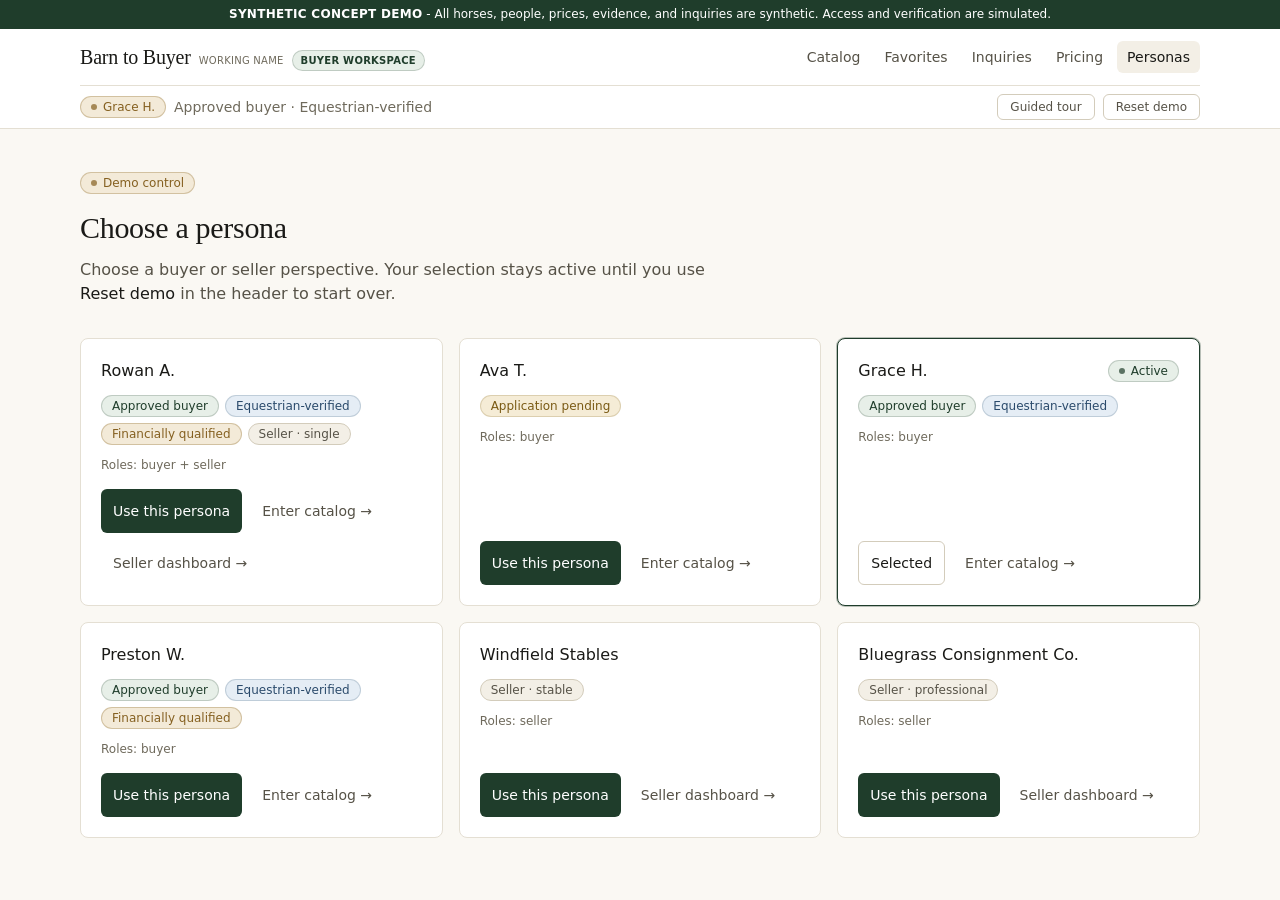
<file: demo/index.html>
<!DOCTYPE html><html lang="en" class="h-full"><head><meta charSet="utf-8"/><meta name="viewport" content="width=device-width, initial-scale=1"/><link rel="stylesheet" href="/_next/static/chunks/22ph289ryny8j.css" data-precedence="next"/><link rel="preload" as="script" fetchPriority="low" href="/_next/static/chunks/310vm2bl3xxpt.js"/><script src="/_next/static/chunks/19mx3mg6lkumu.js" async=""></script><script src="/_next/static/chunks/1mh6a-0e61pyc.js" async=""></script><script src="/_next/static/chunks/344n2zhqbh4pn.js" async=""></script><script src="/_next/static/chunks/turbopack-0td869ukh0v94.js" async=""></script><script src="/_next/static/chunks/1xsunr53im72k.js" async=""></script><script src="/_next/static/chunks/2fl2l4pqt-bp0.js" async=""></script><script src="/_next/static/chunks/20frugq8_ntg_.js" async=""></script><title>Barn to Buyer - Synthetic concept demo</title><meta name="description" content="Know what was checked. Know who is authorized. Send serious inquiries to the right person"/><meta name="robots" content="noindex, nofollow"/><link rel="icon" href="/favicon.ico?favicon.2vob68tjqpejf.ico" sizes="256x256" type="image/x-icon"/><script src="/_next/static/chunks/0cz1d0mv5g_q7.js" noModule=""></script></head><body class="min-h-full flex flex-col"><div hidden=""><!--$--><!--/$--></div><div class="min-h-full flex flex-col"><div class="bg-accent text-accent-ink"><div class="mx-auto max-w-6xl px-4 py-1.5 text-center text-[10px] leading-snug sm:text-xs"><span class="font-semibold uppercase tracking-wide">Synthetic concept demo</span><span aria-hidden="true" class="hidden sm:inline"> - </span><span class="block sm:inline">All horses, people, prices, evidence, and inquiries are synthetic. Access and verification are simulated.</span></div></div><header class="border-b border-line bg-surface"><div class="mx-auto max-w-6xl px-4"><div class="flex items-center justify-between gap-4 py-3"><a class="flex flex-wrap items-baseline gap-2" href="/"><span class="font-display text-xl text-ink">Barn to Buyer</span><span class="text-[10px] uppercase tracking-wide text-ink-faint">working name</span><span class="rounded-full border px-2 py-0.5 text-[10px] font-semibold uppercase tracking-wide border-accent/20 bg-accent-soft text-accent">Buyer workspace</span></a><nav aria-label="Primary" class="hidden items-center gap-1 md:flex"><a class="rounded-md text-sm transition-colors px-2.5 py-1.5 text-ink-soft hover:text-ink" href="/buyer/catalog/">Catalog</a><a class="rounded-md text-sm transition-colors px-2.5 py-1.5 text-ink-soft hover:text-ink" href="/buyer/favorites/">Favorites</a><a class="rounded-md text-sm transition-colors px-2.5 py-1.5 text-ink-soft hover:text-ink" href="/buyer/inquiries/">Inquiries</a><a class="rounded-md text-sm transition-colors px-2.5 py-1.5 text-ink-soft hover:text-ink" href="/pricing/">Pricing</a><a aria-current="page" class="rounded-md text-sm transition-colors px-2.5 py-1.5 bg-surface-sunk text-ink font-medium" href="/demo/">Personas</a></nav><button type="button" aria-expanded="false" aria-controls="_R_1b_" aria-label="Open menu" class="inline-flex min-h-[44px] min-w-[44px] items-center justify-center rounded-md border border-line-strong text-ink-soft hover:bg-surface-sunk md:hidden"><span aria-hidden="true" class="text-lg leading-none">☰</span></button></div><div class="flex flex-wrap items-center justify-between gap-2 border-t border-line py-2 text-sm"><div class="flex items-center gap-2"><span class="inline-flex items-center gap-1.5 rounded-full border px-2.5 py-0.5 text-xs font-medium border-brass/30 bg-brass-soft text-brass"><span aria-hidden="true" class="h-1.5 w-1.5 rounded-full bg-current opacity-70"></span>Grace H.</span><span class="text-ink-faint">Approved buyer · Equestrian-verified</span></div><div class="flex items-center gap-2"><button type="button" class="rounded-md border border-line-strong px-3 py-1 text-xs text-ink-soft transition-colors hover:bg-surface-sunk hover:text-ink">Guided tour</button><button class="rounded-md border border-line-strong px-3 py-1 text-xs text-ink-soft hover:bg-surface-sunk">Reset demo</button></div></div></div></header><main class="flex-1"><div class="mx-auto max-w-6xl px-4 py-10"><header class="max-w-2xl"><span class="inline-flex items-center gap-1.5 rounded-full border px-2.5 py-0.5 text-xs font-medium border-brass/30 bg-brass-soft text-brass"><span aria-hidden="true" class="h-1.5 w-1.5 rounded-full bg-current opacity-70"></span>Demo control</span><h1 class="font-display mt-4 text-3xl text-ink">Choose a persona</h1><p class="mt-3 text-ink-soft">Choose a buyer or seller perspective. Your selection stays active until you use<!-- --> <span class="font-medium text-ink">Reset demo</span> in the header to start over.</p></header><div class="mt-8 grid gap-4 lg:grid-cols-3"><div data-testid="persona-mem-01" class="flex flex-col rounded-[var(--radius-card)] border bg-surface p-5 border-line"><div class="flex items-center justify-between"><h2 class="font-medium text-ink">Rowan A.</h2></div><div class="mt-3 flex flex-wrap gap-1.5"><span class="inline-flex items-center gap-1.5 rounded-full border px-2.5 py-0.5 text-xs font-medium border-accent/20 bg-accent-soft text-accent">Approved buyer</span><span class="inline-flex items-center gap-1.5 rounded-full border px-2.5 py-0.5 text-xs font-medium border-info/20 bg-info-soft text-info">Equestrian-verified</span><span class="inline-flex items-center gap-1.5 rounded-full border px-2.5 py-0.5 text-xs font-medium border-brass/30 bg-brass-soft text-brass">Financially qualified</span><span class="inline-flex items-center gap-1.5 rounded-full border px-2.5 py-0.5 text-xs font-medium border-line-strong bg-surface-sunk text-ink-soft">Seller · single</span></div><p class="mt-3 text-xs text-ink-faint">Roles: <!-- -->buyer + seller</p><div class="mt-auto flex flex-wrap gap-2 pt-4"><button class="inline-flex items-center justify-center gap-2 rounded-md font-medium transition-colors disabled:opacity-50 disabled:pointer-events-none min-h-[44px] bg-accent text-accent-ink hover:bg-accent-hover px-3 text-sm">Use this persona</button><button class="inline-flex items-center justify-center gap-2 rounded-md font-medium transition-colors disabled:opacity-50 disabled:pointer-events-none min-h-[44px] text-ink-soft hover:bg-surface-sunk px-3 text-sm">Enter catalog →</button><button class="inline-flex items-center justify-center gap-2 rounded-md font-medium transition-colors disabled:opacity-50 disabled:pointer-events-none min-h-[44px] text-ink-soft hover:bg-surface-sunk px-3 text-sm">Seller dashboard →</button></div></div><div data-testid="persona-mem-ava" class="flex flex-col rounded-[var(--radius-card)] border bg-surface p-5 border-line"><div class="flex items-center justify-between"><h2 class="font-medium text-ink">Ava T.</h2></div><div class="mt-3 flex flex-wrap gap-1.5"><span class="inline-flex items-center gap-1.5 rounded-full border px-2.5 py-0.5 text-xs font-medium border-warn/20 bg-warn-soft text-warn">Application pending</span></div><p class="mt-3 text-xs text-ink-faint">Roles: <!-- -->buyer</p><div class="mt-auto flex flex-wrap gap-2 pt-4"><button class="inline-flex items-center justify-center gap-2 rounded-md font-medium transition-colors disabled:opacity-50 disabled:pointer-events-none min-h-[44px] bg-accent text-accent-ink hover:bg-accent-hover px-3 text-sm">Use this persona</button><button class="inline-flex items-center justify-center gap-2 rounded-md font-medium transition-colors disabled:opacity-50 disabled:pointer-events-none min-h-[44px] text-ink-soft hover:bg-surface-sunk px-3 text-sm">Enter catalog →</button></div></div><div data-testid="persona-mem-grace" class="flex flex-col rounded-[var(--radius-card)] border bg-surface p-5 border-accent ring-1 ring-accent/30"><div class="flex items-center justify-between"><h2 class="font-medium text-ink">Grace H.</h2><span class="inline-flex items-center gap-1.5 rounded-full border px-2.5 py-0.5 text-xs font-medium border-accent/20 bg-accent-soft text-accent"><span aria-hidden="true" class="h-1.5 w-1.5 rounded-full bg-current opacity-70"></span>Active</span></div><div class="mt-3 flex flex-wrap gap-1.5"><span class="inline-flex items-center gap-1.5 rounded-full border px-2.5 py-0.5 text-xs font-medium border-accent/20 bg-accent-soft text-accent">Approved buyer</span><span class="inline-flex items-center gap-1.5 rounded-full border px-2.5 py-0.5 text-xs font-medium border-info/20 bg-info-soft text-info">Equestrian-verified</span></div><p class="mt-3 text-xs text-ink-faint">Roles: <!-- -->buyer</p><div class="mt-auto flex flex-wrap gap-2 pt-4"><button class="inline-flex items-center justify-center gap-2 rounded-md font-medium transition-colors disabled:opacity-50 disabled:pointer-events-none min-h-[44px] border border-line-strong bg-surface text-ink hover:bg-surface-sunk px-3 text-sm">Selected</button><button class="inline-flex items-center justify-center gap-2 rounded-md font-medium transition-colors disabled:opacity-50 disabled:pointer-events-none min-h-[44px] text-ink-soft hover:bg-surface-sunk px-3 text-sm">Enter catalog →</button></div></div><div data-testid="persona-mem-preston" class="flex flex-col rounded-[var(--radius-card)] border bg-surface p-5 border-line"><div class="flex items-center justify-between"><h2 class="font-medium text-ink">Preston W.</h2></div><div class="mt-3 flex flex-wrap gap-1.5"><span class="inline-flex items-center gap-1.5 rounded-full border px-2.5 py-0.5 text-xs font-medium border-accent/20 bg-accent-soft text-accent">Approved buyer</span><span class="inline-flex items-center gap-1.5 rounded-full border px-2.5 py-0.5 text-xs font-medium border-info/20 bg-info-soft text-info">Equestrian-verified</span><span class="inline-flex items-center gap-1.5 rounded-full border px-2.5 py-0.5 text-xs font-medium border-brass/30 bg-brass-soft text-brass">Financially qualified</span></div><p class="mt-3 text-xs text-ink-faint">Roles: <!-- -->buyer</p><div class="mt-auto flex flex-wrap gap-2 pt-4"><button class="inline-flex items-center justify-center gap-2 rounded-md font-medium transition-colors disabled:opacity-50 disabled:pointer-events-none min-h-[44px] bg-accent text-accent-ink hover:bg-accent-hover px-3 text-sm">Use this persona</button><button class="inline-flex items-center justify-center gap-2 rounded-md font-medium transition-colors disabled:opacity-50 disabled:pointer-events-none min-h-[44px] text-ink-soft hover:bg-surface-sunk px-3 text-sm">Enter catalog →</button></div></div><div data-testid="persona-mem-windfield" class="flex flex-col rounded-[var(--radius-card)] border bg-surface p-5 border-line"><div class="flex items-center justify-between"><h2 class="font-medium text-ink">Windfield Stables</h2></div><div class="mt-3 flex flex-wrap gap-1.5"><span class="inline-flex items-center gap-1.5 rounded-full border px-2.5 py-0.5 text-xs font-medium border-line-strong bg-surface-sunk text-ink-soft">Seller · stable</span></div><p class="mt-3 text-xs text-ink-faint">Roles: <!-- -->seller</p><div class="mt-auto flex flex-wrap gap-2 pt-4"><button class="inline-flex items-center justify-center gap-2 rounded-md font-medium transition-colors disabled:opacity-50 disabled:pointer-events-none min-h-[44px] bg-accent text-accent-ink hover:bg-accent-hover px-3 text-sm">Use this persona</button><button class="inline-flex items-center justify-center gap-2 rounded-md font-medium transition-colors disabled:opacity-50 disabled:pointer-events-none min-h-[44px] text-ink-soft hover:bg-surface-sunk px-3 text-sm">Seller dashboard →</button></div></div><div data-testid="persona-mem-kentucky" class="flex flex-col rounded-[var(--radius-card)] border bg-surface p-5 border-line"><div class="flex items-center justify-between"><h2 class="font-medium text-ink">Bluegrass Consignment Co.</h2></div><div class="mt-3 flex flex-wrap gap-1.5"><span class="inline-flex items-center gap-1.5 rounded-full border px-2.5 py-0.5 text-xs font-medium border-line-strong bg-surface-sunk text-ink-soft">Seller · professional</span></div><p class="mt-3 text-xs text-ink-faint">Roles: <!-- -->seller</p><div class="mt-auto flex flex-wrap gap-2 pt-4"><button class="inline-flex items-center justify-center gap-2 rounded-md font-medium transition-colors disabled:opacity-50 disabled:pointer-events-none min-h-[44px] bg-accent text-accent-ink hover:bg-accent-hover px-3 text-sm">Use this persona</button><button class="inline-flex items-center justify-center gap-2 rounded-md font-medium transition-colors disabled:opacity-50 disabled:pointer-events-none min-h-[44px] text-ink-soft hover:bg-surface-sunk px-3 text-sm">Seller dashboard →</button></div></div></div></div><!--$--><!--/$--></main></div><script src="/_next/static/chunks/310vm2bl3xxpt.js" id="_R_" async=""></script><script>(self.__next_f=self.__next_f||[]).push([0])</script><script>self.__next_f.push([1,"1:\"$Sreact.fragment\"\n2:I[30056,[\"/_next/static/chunks/1xsunr53im72k.js\",\"/_next/static/chunks/2fl2l4pqt-bp0.js\"],\"DemoProvider\"]\n3:I[93928,[\"/_next/static/chunks/1xsunr53im72k.js\",\"/_next/static/chunks/2fl2l4pqt-bp0.js\"],\"AppShell\"]\n4:I[39756,[\"/_next/static/chunks/1xsunr53im72k.js\",\"/_next/static/chunks/2fl2l4pqt-bp0.js\"],\"default\"]\n5:I[37457,[\"/_next/static/chunks/1xsunr53im72k.js\",\"/_next/static/chunks/2fl2l4pqt-bp0.js\"],\"default\"]\n6:I[47257,[\"/_next/static/chunks/1xsunr53im72k.js\",\"/_next/static/chunks/2fl2l4pqt-bp0.js\"],\"ClientPageRoot\"]\n7:I[35130,[\"/_next/static/chunks/1xsunr53im72k.js\",\"/_next/static/chunks/2fl2l4pqt-bp0.js\",\"/_next/static/chunks/20frugq8_ntg_.js\"],\"default\"]\na:I[97367,[\"/_next/static/chunks/1xsunr53im72k.js\",\"/_next/static/chunks/2fl2l4pqt-bp0.js\"],\"OutletBoundary\"]\nb:\"$Sreact.suspense\"\ne:I[97367,[\"/_next/static/chunks/1xsunr53im72k.js\",\"/_next/static/chunks/2fl2l4pqt-bp0.js\"],\"ViewportBoundary\"]\n10:I[97367,[\"/_next/static/chunks/1xsunr53im72k.js\",\"/_next/static/chunks/2fl2l4pqt-bp0.js\"],\"MetadataBoundary\"]\n12:I[68027,[\"/_next/static/chunks/1xsunr53im72k.js\",\"/_next/static/chunks/2fl2l4pqt-bp0.js\"],\"default\",1]\n:HL[\"/_next/static/chunks/22ph289ryny8j.css\",\"style\"]\nd:X\n0:{\"P\":null,\"c\":[\"\",\"demo\",\"\"],\"q\":\"\",\"i\":false,\"f\":[[[\"\",{\"children\":[\"demo\",{\"children\":[\"__PAGE__\",{},\"$undefined\",\"$undefined\",4608]},\"$undefined\",\"$undefined\",4608]},\"$undefined\",\"$undefined\",4624],[[\"$\",\"$1\",\"c\",{\"children\":[[[\"$\",\"link\",\"0\",{\"rel\":\"stylesheet\",\"href\":\"/_next/static/chunks/22ph289ryny8j.css\",\"precedence\":\"next\",\"crossOrigin\":\"$undefined\",\"nonce\":\"$undefined\"}],[\"$\",\"script\",\"script-0\",{\"src\":\"/_next/static/chunks/1xsunr53im72k.js\",\"async\":true,\"nonce\":\"$undefined\"}],[\"$\",\"script\",\"script-1\",{\"src\":\"/_next/static/chunks/2fl2l4pqt-bp0.js\",\"async\":true,\"nonce\":\"$undefined\"}]],[\"$\",\"html\",null,{\"lang\":\"en\",\"className\":\"h-full\",\"children\":[\"$\",\"body\",null,{\"className\":\"min-h-full flex flex-col\",\"children\":[\"$\",\"$L2\",null,{\"children\":[\"$\",\"$L3\",null,{\"children\":[\"$\",\"$L4\",null,{\"parallelRouterKey\":\"children\",\"error\":\"$undefined\",\"errorStyles\":\"$undefined\",\"errorScripts\":\"$undefined\",\"template\":[\"$\",\"$L5\",null,{}],\"templateStyles\":\"$undefined\",\"templateScripts\":\"$undefined\",\"notFound\":[[[\"$\",\"title\",null,{\"children\":\"404: This page could not be found.\"}],[\"$\",\"div\",null,{\"style\":{\"fontFamily\":\"system-ui,\\\"Segoe UI\\\",Roboto,Helvetica,Arial,sans-serif,\\\"Apple Color Emoji\\\",\\\"Segoe UI Emoji\\\"\",\"height\":\"100vh\",\"textAlign\":\"center\",\"display\":\"flex\",\"flexDirection\":\"column\",\"alignItems\":\"center\",\"justifyContent\":\"center\"},\"children\":[\"$\",\"div\",null,{\"children\":[[\"$\",\"style\",null,{\"dangerouslySetInnerHTML\":{\"__html\":\"body{color:#000;background:#fff;margin:0}.next-error-h1{border-right:1px solid rgba(0,0,0,.3)}@media (prefers-color-scheme:dark){body{color:#fff;background:#000}.next-error-h1{border-right:1px solid rgba(255,255,255,.3)}}\"}}],[\"$\",\"h1\",null,{\"className\":\"next-error-h1\",\"style\":{\"display\":\"inline-block\",\"margin\":\"0 20px 0 0\",\"padding\":\"0 23px 0 0\",\"fontSize\":24,\"fontWeight\":500,\"verticalAlign\":\"top\",\"lineHeight\":\"49px\"},\"children\":404}],[\"$\",\"div\",null,{\"style\":{\"display\":\"inline-block\"},\"children\":[\"$\",\"h2\",null,{\"style\":{\"fontSize\":14,\"fontWeight\":400,\"lineHeight\":\"49px\",\"margin\":0},\"children\":\"This page could not be found.\"}]}]]}]}]],[]],\"forbidden\":\"$undefined\",\"unauthorized\":\"$undefined\"}]}]}]}]}]]}],{\"children\":[[\"$\",\"$1\",\"c\",{\"children\":[null,[\"$\",\"$L4\",null,{\"parallelRouterKey\":\"children\",\"error\":\"$undefined\",\"errorStyles\":\"$undefined\",\"errorScripts\":\"$undefined\",\"template\":[\"$\",\"$L5\",null,{}],\"templateStyles\":\"$undefined\",\"templateScripts\":\"$undefined\",\"notFound\":\"$undefined\",\"forbidden\":\"$undefined\",\"unauthorized\":\"$undefined\"}]]}],{\"children\":[[\"$\",\"$1\",\"c\",{\"children\":[[\"$\",\"$L6\",null,{\"Component\":\"$7\",\"serverProvidedParams\":{\"searchParams\":{},\"params\":{},\"promises\":[\"$@8\",\"$@9\"]}}],[[\"$\",\"script\",\"script-0\",{\"src\":\"/_next/static/chunks/20frugq8_ntg_.js\",\"async\":true,\"nonce\":\"$undefined\"}]],[\"$\",\"$La\",null,{\"children\":[\"$\",\"$b\",null,{\"name\":\"Next.MetadataOutlet\",\"children\":\"$@c\"}]}]]}],{},null,false,null]},null,false,\"$d\"]},null,false,null],[\"$\",\"$1\",\"h\",{\"children\":[null,[\"$\",\"$Le\",null,{\"children\":\"$Lf\"}],[\"$\",\"div\",null,{\"hidden\":true,\"children\":[\"$\",\"$L10\",null,{\"children\":[\"$\",\"$b\",null,{\"name\":\"Next.Metadata\",\"children\":\"$L11\"}]}]}],null]}],false]],\"m\":\"$undefined\",\"G\":[\"$12\",[[\"$\",\"link\",\"0\",{\"rel\":\"stylesheet\",\"href\":\"/_next/static/chunks/22ph289ryny8j.css\",\"precedence\":\"next\",\"crossOrigin\":\"$undefined\",\"nonce\":\"$undefined\"}]]],\"S\":true,\"h\":null,\"r\":\"$undefined\",\"s\":\"$undefined\",\"a\":\"$undefined\",\"l\":\"$undefined\",\"p\":\"$undefined\",\"d\":\"$undefined\",\"b\":\"jPLOSVLFSTJAGA77GQARs\"}\nd:C\n8:{}\n9:\"$0:f:0:1:1:children:1:children:0:props:children:0:props:serverProvidedParams:params\"\nf:[[\"$\",\"meta\",\"0\",{\"charSet\":\"utf-8\"}],[\"$\",\"meta\",\"1\",{\"name\":\"viewport\",\"content\":\"width=device-width, initial-scale=1\"}]]\n13:I[27201,[\"/_next/static/chunks/1xsunr53im72k.js\",\"/_next/static/chunks/2fl2l4pqt-bp0.js\"],\"IconMark\"]\nc:null\n11:[[\"$\",\"title\",\"0\",{\"children\":\"Barn to Buyer - Synthetic concept demo\"}],[\"$\",\"meta\",\"1\",{\"name\":\"description\",\"content\":\"Know what was checked. Know who is authorized. Send serious inquiries to the right person\"}],[\"$\",\"meta\",\"2\",{\"name\":\"robots\",\"content\":\"noindex, nofollow\"}],[\"$\",\"link\",\"3\",{\"rel\":\"icon\",\"href\":\"/favicon.ico?favicon.2vob68tjqpejf.ico\",\"sizes\":\"256x256\",\"type\":\"image/x-icon\"}],[\"$\",\"$L13\",\"4\",{}]]\n"])</script></body></html>
</file>
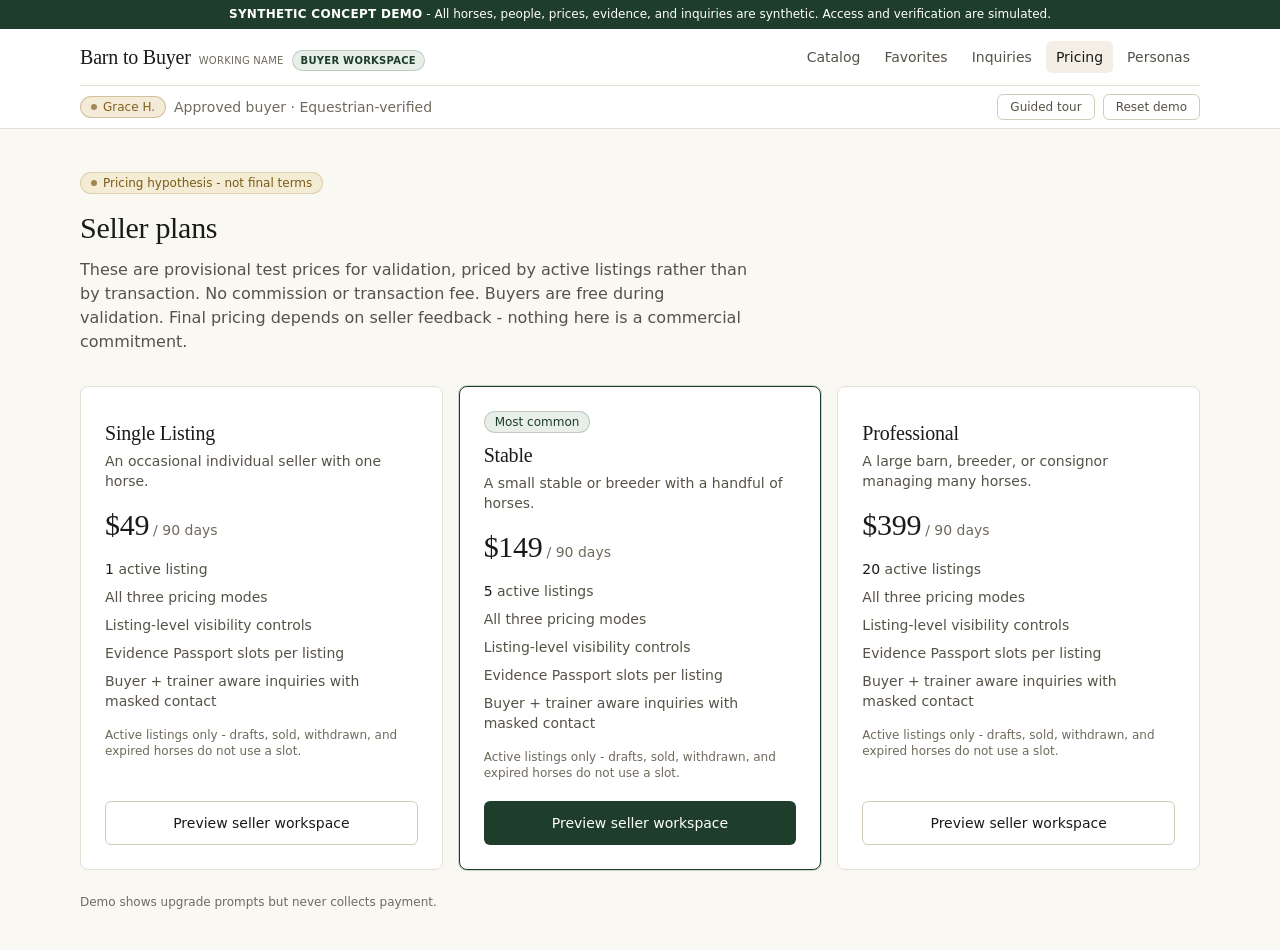
<file: pricing/index.html>
<!DOCTYPE html><html lang="en" class="h-full"><head><meta charSet="utf-8"/><meta name="viewport" content="width=device-width, initial-scale=1"/><link rel="stylesheet" href="/_next/static/chunks/22ph289ryny8j.css" data-precedence="next"/><link rel="preload" as="script" fetchPriority="low" href="/_next/static/chunks/310vm2bl3xxpt.js"/><script src="/_next/static/chunks/19mx3mg6lkumu.js" async=""></script><script src="/_next/static/chunks/1mh6a-0e61pyc.js" async=""></script><script src="/_next/static/chunks/344n2zhqbh4pn.js" async=""></script><script src="/_next/static/chunks/turbopack-0td869ukh0v94.js" async=""></script><script src="/_next/static/chunks/1xsunr53im72k.js" async=""></script><script src="/_next/static/chunks/2fl2l4pqt-bp0.js" async=""></script><title>Barn to Buyer - Synthetic concept demo</title><meta name="description" content="Know what was checked. Know who is authorized. Send serious inquiries to the right person"/><meta name="robots" content="noindex, nofollow"/><link rel="icon" href="/favicon.ico?favicon.2vob68tjqpejf.ico" sizes="256x256" type="image/x-icon"/><script src="/_next/static/chunks/0cz1d0mv5g_q7.js" noModule=""></script></head><body class="min-h-full flex flex-col"><div hidden=""><!--$--><!--/$--></div><div class="min-h-full flex flex-col"><div class="bg-accent text-accent-ink"><div class="mx-auto max-w-6xl px-4 py-1.5 text-center text-[10px] leading-snug sm:text-xs"><span class="font-semibold uppercase tracking-wide">Synthetic concept demo</span><span aria-hidden="true" class="hidden sm:inline"> - </span><span class="block sm:inline">All horses, people, prices, evidence, and inquiries are synthetic. Access and verification are simulated.</span></div></div><header class="border-b border-line bg-surface"><div class="mx-auto max-w-6xl px-4"><div class="flex items-center justify-between gap-4 py-3"><a class="flex flex-wrap items-baseline gap-2" href="/"><span class="font-display text-xl text-ink">Barn to Buyer</span><span class="text-[10px] uppercase tracking-wide text-ink-faint">working name</span><span class="rounded-full border px-2 py-0.5 text-[10px] font-semibold uppercase tracking-wide border-accent/20 bg-accent-soft text-accent">Buyer workspace</span></a><nav aria-label="Primary" class="hidden items-center gap-1 md:flex"><a class="rounded-md text-sm transition-colors px-2.5 py-1.5 text-ink-soft hover:text-ink" href="/buyer/catalog/">Catalog</a><a class="rounded-md text-sm transition-colors px-2.5 py-1.5 text-ink-soft hover:text-ink" href="/buyer/favorites/">Favorites</a><a class="rounded-md text-sm transition-colors px-2.5 py-1.5 text-ink-soft hover:text-ink" href="/buyer/inquiries/">Inquiries</a><a aria-current="page" class="rounded-md text-sm transition-colors px-2.5 py-1.5 bg-surface-sunk text-ink font-medium" href="/pricing/">Pricing</a><a class="rounded-md text-sm transition-colors px-2.5 py-1.5 text-ink-soft hover:text-ink" href="/demo/">Personas</a></nav><button type="button" aria-expanded="false" aria-controls="_R_1b_" aria-label="Open menu" class="inline-flex min-h-[44px] min-w-[44px] items-center justify-center rounded-md border border-line-strong text-ink-soft hover:bg-surface-sunk md:hidden"><span aria-hidden="true" class="text-lg leading-none">☰</span></button></div><div class="flex flex-wrap items-center justify-between gap-2 border-t border-line py-2 text-sm"><div class="flex items-center gap-2"><span class="inline-flex items-center gap-1.5 rounded-full border px-2.5 py-0.5 text-xs font-medium border-brass/30 bg-brass-soft text-brass"><span aria-hidden="true" class="h-1.5 w-1.5 rounded-full bg-current opacity-70"></span>Grace H.</span><span class="text-ink-faint">Approved buyer · Equestrian-verified</span></div><div class="flex items-center gap-2"><button type="button" class="rounded-md border border-line-strong px-3 py-1 text-xs text-ink-soft transition-colors hover:bg-surface-sunk hover:text-ink">Guided tour</button><button class="rounded-md border border-line-strong px-3 py-1 text-xs text-ink-soft hover:bg-surface-sunk">Reset demo</button></div></div></div></header><main class="flex-1"><div class="mx-auto max-w-6xl px-4 py-10"><div class="max-w-2xl"><span class="inline-flex items-center gap-1.5 rounded-full border px-2.5 py-0.5 text-xs font-medium border-warn/20 bg-warn-soft text-warn"><span aria-hidden="true" class="h-1.5 w-1.5 rounded-full bg-current opacity-70"></span>Pricing hypothesis - not final terms</span><h1 class="font-display mt-4 text-3xl text-ink">Seller plans</h1><p class="mt-3 text-ink-soft">These are provisional test prices for validation, priced by active listings rather than by transaction. No commission or transaction fee. Buyers are free during validation. Final pricing depends on seller feedback - nothing here is a commercial commitment.</p></div><div class="mt-8 grid gap-4 md:grid-cols-3"><div class="flex flex-col rounded-[var(--radius-card)] border bg-surface p-6 border-line"><h2 class="font-display mt-2 text-xl text-ink">Single Listing</h2><p class="mt-1 text-sm text-ink-soft">An occasional individual seller with one horse.</p><div class="mt-4 flex items-baseline gap-1"><span class="font-display text-3xl text-ink">$49</span><span class="text-sm text-ink-faint">/ <!-- -->90<!-- --> days</span></div><ul class="mt-4 space-y-2 text-sm text-ink-soft"><li><span class="font-medium text-ink">1</span> <!-- -->active <!-- -->listing</li><li>All three pricing modes</li><li>Listing-level visibility controls</li><li>Evidence Passport slots per listing</li><li>Buyer + trainer aware inquiries with masked contact</li></ul><p class="mt-4 text-xs text-ink-faint">Active listings only - drafts, sold, withdrawn, and expired horses do not use a slot.</p><div class="mt-auto pt-5"><a class="inline-flex items-center justify-center gap-2 rounded-md font-medium transition-colors disabled:opacity-50 disabled:pointer-events-none min-h-[44px] border border-line-strong bg-surface text-ink hover:bg-surface-sunk px-5 text-sm w-full" href="/seller/">Preview seller workspace</a></div></div><div class="flex flex-col rounded-[var(--radius-card)] border bg-surface p-6 border-accent ring-1 ring-accent/20"><span class="inline-flex items-center gap-1.5 rounded-full border px-2.5 py-0.5 text-xs font-medium border-accent/20 bg-accent-soft text-accent self-start">Most common</span><h2 class="font-display mt-2 text-xl text-ink">Stable</h2><p class="mt-1 text-sm text-ink-soft">A small stable or breeder with a handful of horses.</p><div class="mt-4 flex items-baseline gap-1"><span class="font-display text-3xl text-ink">$149</span><span class="text-sm text-ink-faint">/ <!-- -->90<!-- --> days</span></div><ul class="mt-4 space-y-2 text-sm text-ink-soft"><li><span class="font-medium text-ink">5</span> <!-- -->active <!-- -->listings</li><li>All three pricing modes</li><li>Listing-level visibility controls</li><li>Evidence Passport slots per listing</li><li>Buyer + trainer aware inquiries with masked contact</li></ul><p class="mt-4 text-xs text-ink-faint">Active listings only - drafts, sold, withdrawn, and expired horses do not use a slot.</p><div class="mt-auto pt-5"><a class="inline-flex items-center justify-center gap-2 rounded-md font-medium transition-colors disabled:opacity-50 disabled:pointer-events-none min-h-[44px] bg-accent text-accent-ink hover:bg-accent-hover px-5 text-sm w-full" href="/seller/">Preview seller workspace</a></div></div><div class="flex flex-col rounded-[var(--radius-card)] border bg-surface p-6 border-line"><h2 class="font-display mt-2 text-xl text-ink">Professional</h2><p class="mt-1 text-sm text-ink-soft">A large barn, breeder, or consignor managing many horses.</p><div class="mt-4 flex items-baseline gap-1"><span class="font-display text-3xl text-ink">$399</span><span class="text-sm text-ink-faint">/ <!-- -->90<!-- --> days</span></div><ul class="mt-4 space-y-2 text-sm text-ink-soft"><li><span class="font-medium text-ink">20</span> <!-- -->active <!-- -->listings</li><li>All three pricing modes</li><li>Listing-level visibility controls</li><li>Evidence Passport slots per listing</li><li>Buyer + trainer aware inquiries with masked contact</li></ul><p class="mt-4 text-xs text-ink-faint">Active listings only - drafts, sold, withdrawn, and expired horses do not use a slot.</p><div class="mt-auto pt-5"><a class="inline-flex items-center justify-center gap-2 rounded-md font-medium transition-colors disabled:opacity-50 disabled:pointer-events-none min-h-[44px] border border-line-strong bg-surface text-ink hover:bg-surface-sunk px-5 text-sm w-full" href="/seller/">Preview seller workspace</a></div></div></div><p class="mt-6 text-xs text-ink-faint">Demo shows upgrade prompts but never collects payment.</p></div><!--$--><!--/$--></main></div><script src="/_next/static/chunks/310vm2bl3xxpt.js" id="_R_" async=""></script><script>(self.__next_f=self.__next_f||[]).push([0])</script><script>self.__next_f.push([1,"1:\"$Sreact.fragment\"\n2:I[30056,[\"/_next/static/chunks/1xsunr53im72k.js\",\"/_next/static/chunks/2fl2l4pqt-bp0.js\"],\"DemoProvider\"]\n3:I[93928,[\"/_next/static/chunks/1xsunr53im72k.js\",\"/_next/static/chunks/2fl2l4pqt-bp0.js\"],\"AppShell\"]\n4:I[39756,[\"/_next/static/chunks/1xsunr53im72k.js\",\"/_next/static/chunks/2fl2l4pqt-bp0.js\"],\"default\"]\n5:I[37457,[\"/_next/static/chunks/1xsunr53im72k.js\",\"/_next/static/chunks/2fl2l4pqt-bp0.js\"],\"default\"]\nd:I[68027,[\"/_next/static/chunks/1xsunr53im72k.js\",\"/_next/static/chunks/2fl2l4pqt-bp0.js\"],\"default\",1]\n:HL[\"/_next/static/chunks/22ph289ryny8j.css\",\"style\"]\nb:X\n0:{\"P\":null,\"c\":[\"\",\"pricing\",\"\"],\"q\":\"\",\"i\":false,\"f\":[[[\"\",{\"children\":[\"pricing\",{\"children\":[\"__PAGE__\",{},\"$undefined\",\"$undefined\",4608]},\"$undefined\",\"$undefined\",4608]},\"$undefined\",\"$undefined\",4624],[[\"$\",\"$1\",\"c\",{\"children\":[[[\"$\",\"link\",\"0\",{\"rel\":\"stylesheet\",\"href\":\"/_next/static/chunks/22ph289ryny8j.css\",\"precedence\":\"next\",\"crossOrigin\":\"$undefined\",\"nonce\":\"$undefined\"}],[\"$\",\"script\",\"script-0\",{\"src\":\"/_next/static/chunks/1xsunr53im72k.js\",\"async\":true,\"nonce\":\"$undefined\"}],[\"$\",\"script\",\"script-1\",{\"src\":\"/_next/static/chunks/2fl2l4pqt-bp0.js\",\"async\":true,\"nonce\":\"$undefined\"}]],[\"$\",\"html\",null,{\"lang\":\"en\",\"className\":\"h-full\",\"children\":[\"$\",\"body\",null,{\"className\":\"min-h-full flex flex-col\",\"children\":[\"$\",\"$L2\",null,{\"children\":[\"$\",\"$L3\",null,{\"children\":[\"$\",\"$L4\",null,{\"parallelRouterKey\":\"children\",\"error\":\"$undefined\",\"errorStyles\":\"$undefined\",\"errorScripts\":\"$undefined\",\"template\":[\"$\",\"$L5\",null,{}],\"templateStyles\":\"$undefined\",\"templateScripts\":\"$undefined\",\"notFound\":[[[\"$\",\"title\",null,{\"children\":\"404: This page could not be found.\"}],[\"$\",\"div\",null,{\"style\":{\"fontFamily\":\"system-ui,\\\"Segoe UI\\\",Roboto,Helvetica,Arial,sans-serif,\\\"Apple Color Emoji\\\",\\\"Segoe UI Emoji\\\"\",\"height\":\"100vh\",\"textAlign\":\"center\",\"display\":\"flex\",\"flexDirection\":\"column\",\"alignItems\":\"center\",\"justifyContent\":\"center\"},\"children\":[\"$\",\"div\",null,{\"children\":[[\"$\",\"style\",null,{\"dangerouslySetInnerHTML\":{\"__html\":\"body{color:#000;background:#fff;margin:0}.next-error-h1{border-right:1px solid rgba(0,0,0,.3)}@media (prefers-color-scheme:dark){body{color:#fff;background:#000}.next-error-h1{border-right:1px solid rgba(255,255,255,.3)}}\"}}],[\"$\",\"h1\",null,{\"className\":\"next-error-h1\",\"style\":{\"display\":\"inline-block\",\"margin\":\"0 20px 0 0\",\"padding\":\"0 23px 0 0\",\"fontSize\":24,\"fontWeight\":500,\"verticalAlign\":\"top\",\"lineHeight\":\"49px\"},\"children\":404}],[\"$\",\"div\",null,{\"style\":{\"display\":\"inline-block\"},\"children\":[\"$\",\"h2\",null,{\"style\":{\"fontSize\":14,\"fontWeight\":400,\"lineHeight\":\"49px\",\"margin\":0},\"children\":\"This page could not be found.\"}]}]]}]}]],[]],\"forbidden\":\"$undefined\",\"unauthorized\":\"$undefined\"}]}]}]}]}]]}],{\"children\":[[\"$\",\"$1\",\"c\",{\"children\":[null,[\"$\",\"$L4\",null,{\"parallelRouterKey\":\"children\",\"error\":\"$undefined\",\"errorStyles\":\"$undefined\",\"errorScripts\":\"$undefined\",\"template\":[\"$\",\"$L5\",null,{}],\"templateStyles\":\"$undefined\",\"templateScripts\":\"$undefined\",\"notFound\":\"$undefined\",\"forbidden\":\"$undefined\",\"unauthorized\":\"$undefined\"}]]}],{\"children\":[[\"$\",\"$1\",\"c\",{\"children\":[[\"$\",\"div\",null,{\"className\":\"mx-auto max-w-6xl px-4 py-10\",\"children\":[[\"$\",\"div\",null,{\"className\":\"max-w-2xl\",\"children\":[[\"$\",\"span\",null,{\"className\":\"inline-flex items-center gap-1.5 rounded-full border px-2.5 py-0.5 text-xs font-medium border-warn/20 bg-warn-soft text-warn\",\"children\":[[\"$\",\"span\",null,{\"aria-hidden\":true,\"className\":\"h-1.5 w-1.5 rounded-full bg-current opacity-70\"}],\"Pricing hypothesis - not final terms\"]}],[\"$\",\"h1\",null,{\"className\":\"font-display mt-4 text-3xl text-ink\",\"children\":\"Seller plans\"}],[\"$\",\"p\",null,{\"className\":\"mt-3 text-ink-soft\",\"children\":\"These are provisional test prices for validation, priced by active listings rather than by transaction. No commission or transaction fee. Buyers are free during validation. Final pricing depends on seller feedback - nothing here is a commercial commitment.\"}]]}],[\"$\",\"div\",null,{\"className\":\"mt-8 grid gap-4 md:grid-cols-3\",\"children\":[[\"$\",\"div\",\"single\",{\"className\":\"flex flex-col rounded-[var(--radius-card)] border bg-surface p-6 border-line\",\"children\":[false,[\"$\",\"h2\",null,{\"className\":\"font-display mt-2 text-xl text-ink\",\"children\":\"Single Listing\"}],[\"$\",\"p\",null,{\"className\":\"mt-1 text-sm text-ink-soft\",\"children\":\"An occasional individual seller with one horse.\"}],[\"$\",\"div\",null,{\"className\":\"mt-4 flex items-baseline gap-1\",\"children\":[[\"$\",\"span\",null,{\"className\":\"font-display text-3xl text-ink\",\"children\":\"$$49\"}],[\"$\",\"span\",null,{\"className\":\"text-sm text-ink-faint\",\"children\":[\"/ \",90,\" days\"]}]]}],[\"$\",\"ul\",null,{\"className\":\"mt-4 space-y-2 text-sm text-ink-soft\",\"children\":[[\"$\",\"li\",null,{\"children\":[[\"$\",\"span\",null,{\"className\":\"font-medium text-ink\",\"children\":1}],\" \",\"active \",\"listing\"]}],[\"$\",\"li\",null,{\"children\":\"All three pricing modes\"}],[\"$\",\"li\",null,{\"children\":\"Listing-level visibility controls\"}],[\"$\",\"li\",null,{\"children\":\"Evidence Passport slots per listing\"}],[\"$\",\"li\",null,{\"children\":\"Buyer + trainer aware inquiries with masked contact\"}]]}],[\"$\",\"p\",null,{\"className\":\"mt-4 text-xs text-ink-faint\",\"children\":\"Active listings only - drafts, sold, withdrawn, and expired horses do not use a slot.\"}],\"$L6\"]}],\"$L7\",\"$L8\"]}],\"$L9\"]}],null,\"$La\"]}],{},null,false,null]},null,false,\"$b\"]},null,false,null],\"$Lc\",false]],\"m\":\"$undefined\",\"G\":[\"$d\",[\"$Le\"]],\"S\":true,\"h\":null,\"r\":\"$undefined\",\"s\":\"$undefined\",\"a\":\"$undefined\",\"l\":\"$undefined\",\"p\":\"$undefined\",\"d\":\"$undefined\",\"b\":\"jPLOSVLFSTJAGA77GQARs\"}\nf:I[22016,[\"/_next/static/chunks/1xsunr53im72k.js\",\"/_next/static/chunks/2fl2l4pqt-bp0.js\"],\"\"]\n10:I[97367,[\"/_next/static/chunks/1xsunr53im72k.js\",\"/_next/static/chunks/2fl2l4pqt-bp0.js\"],\"OutletBoundary\"]\n11:\"$Sreact.suspense\"\n13:I[97367,[\"/_next/static/chunks/1xsunr53im72k.js\",\"/_next/static/chunks/2fl2l4pqt-bp0.js\"],\"ViewportBoundary\"]\n15:I[97367,[\"/_next/static/chunks/1xsunr53im72k.js\",\"/_next/static/chunks/2fl2l4pqt-bp0.js\"],\"MetadataBoundary\"]\n6:[\"$\",\"div\",null,{\"className\":\"mt-auto pt-5\",\"children\":[\"$\",\"$Lf\",null,{\"href\":\"/seller\",\"className\":\"inline-flex items-center justify-center gap-2 rounded-md font-medium transition-colors disabled:opacity-50 disabled:pointer-events-none min-h-[44px] border border-line-strong bg-surface text-ink hover:bg-surface-sunk px-5 text-sm w-full\",\"children\":\"Preview seller workspace\"}]}]\n7:[\"$\",\"div\",\"stable\",{\"className\":\"flex flex-col rounded-[var(--radius-card)] border bg-surface p-6 border-accent ring-1 ring-accent/20\",\"children\":[[\"$\",\"span\",null,{\"className\":\"inline-flex items-center gap-1.5 rounded-full border px-2.5 py-0.5 text-xs font-medium border-accent/20 bg-accent-soft text-accent self-start\",\"children\":[false,\"Most common\"]}],[\"$\",\"h2\",null,{\"className\":\"font-display mt-2 text-xl text-ink\",\"children\":\"Stable\"}],[\"$\",\"p\",null,{\"className\":\"mt-1 text-sm text-ink-soft\",\"children\":\"A small stable or breeder with a handful of horses.\"}],[\"$\",\"div\",null,{\"className\":\"mt-4 flex items-baseline gap-1\",\"children\":[[\"$\",\"span\",null,{\"className\":\"font-display text-3xl text-ink\",\"children\":\"$$149\"}],[\"$\",\"span\",null,{\"className\":\"text-sm text-ink-faint\",\"children\":[\"/ \",90,\" days\"]}]]}],[\"$\",\"ul\",null,{\"className\":\"mt-4 space-y-2 text-sm text-ink-soft\",\"children\":[[\"$\",\"li\",null,{\"children\":[[\"$\",\"span\",null,{\"className\":\"font-medium text-ink\",\"children\":5}],\" \",\"active \",\"listings\"]}],[\"$\",\"li\",null,{\"children\":\"All three pricing modes\"}],[\"$\",\"li\",null,{\"children\":\"Listing-level visibility controls\"}],[\"$\",\"li\",null,{\"children\":\"Evidence Passport slots per listing\"}],[\"$\",\"li\",null,{\"children\":\"Buyer + trainer aware inquiries with masked contact\"}]]}],[\"$\",\"p\",null,{\"className\":\"mt-4 text-xs text-ink-faint\",\"children\":\"Active listings only - drafts, sold, withdrawn, and expired horses do not use a slot.\"}],[\"$\",\"div\",null,{\"className\":\"mt-auto pt-5\",\"children\":[\"$\",\"$Lf\",null,{\"href\":\"/seller\",\"className\":\"inline-flex items-center justify-center gap-2 rounded-md font-medium transition-colors disabled:opacity-50 disabled:pointer-events-none min-h-[44px] bg-accent text-accent-ink hover:bg-accent-hover px-5 text-sm w-full\",\"children\":\"Preview seller workspace\"}]}]]}]\n8:[\"$\",\"div\",\"professional\",{\"className\":\"flex flex-col rounded-[var(--radius-card)] border bg-surface p-6 border-line\",\"children\":[false,[\"$\",\"h2\",null,{\"className\":\"font-display mt-2 text-xl text-ink\",\"children\":\"Professional\"}],[\"$\",\"p\",null,{\"className\":\"mt-1 text-sm text-ink-soft\",\"children\":\"A large barn, breeder, or consignor managing many horses.\"}],[\"$\",\"div\",null,{\"className\":\"mt-4 flex items-baseline gap-1\",\"children\":[[\"$\",\"span\",null,{\"className\":\"font-display text-3xl text-ink\",\"children\":\"$$399\"}],[\"$\",\"span\",null,{\"className\":\"text-sm text-ink-faint\",\"children\":[\"/ \",90,\" days\"]}]]}],[\"$\",\"ul\",null,{\"className\":\"mt-4 space-y-2 text-sm text-ink-soft\",\"children\":[[\"$\",\"li\",null,{\"children\":[[\"$\",\"span\",null,{\"className\":\"font-medium text-ink\",\"children\":20}],\" \",\"active \",\"listings\"]}],[\"$\",\"li\",null,{\"children\":\"All three pricing modes\"}],[\"$\",\"li\",null,{\"children\":\"Listing-level visibility controls\"}],[\"$\",\"li\",null,{\"children\":\"Evidence Passport slots per listing\"}],[\"$\",\"li\",null,{\"children\":\"Buyer + trainer aware inquiries with masked contact\"}]]}],[\"$\",\"p\",null,{\"className\":\"mt-4 text-xs text-ink-faint\",\"children\":\"Active listings only - drafts, sold, withdrawn, and expired horses do not use a slot.\"}],[\"$\",\"div\",null,{\"className\":\"mt-auto pt-5\",\"children\":[\"$\",\"$Lf\",null,{\"href\":\"/seller\",\"className\":\"inline-flex items-center justify-center gap-2 rounded-md font-medium transition-colors disabled:opacity-50 disabled:pointer-events-none min-h-[44px] border border-line-strong bg-surface text-ink hover:bg-surface-sunk px-5 text-sm w-full\",\"children\":\"Preview seller workspace\"}]}]]}]\n9:[\"$\",\"p\",null,{\"className\":\"mt-6 text-xs text-ink-faint\",\"children\":\"Demo shows upgrade prompts but never collects payment.\"}]\na:[\"$\",\"$L10\",null,{\"children\":[\"$\",\"$11\",null,{\"name\":\"Next.MetadataOutlet\",\"children\":\"$@12\"}]}]\nc:[\"$\",\"$1\",\"h\",{\"children\":[null,[\"$\",\"$L13\",null,{\"children\":\"$L14\"}],[\"$\",\"div\",null,{\"hidden\":true,\"children\":[\"$\",\"$L15\",null,{\"children\":[\"$\",\"$11\",null,{\"name\":\"Next.Metadata\",\"children\":\"$L16\"}]}]}],null]}]\ne:[\"$\",\"link\",\"0\",{\"rel\":\"stylesheet\",\"href\":\"/_next/static/chunks/22ph289ryny8j.css\",\"precedence\":\"next\",\"crossOrigin\":\"$undefined\",\"nonce\":\"$undefined\"}]\nb:C\n14:[[\"$\",\"meta\",\"0\",{\"charSet\":\"utf-8\"}],[\"$\",\"meta\",\"1\",{\"name\":\"viewport\",\"content\":\"width=device-width, initial-scale=1\"}]]\n17:I[27201,[\"/_next/static/chunks/1xsunr53im72k.js\",\"/_next/static/chunks/2fl2l4pqt-bp0.js\"],\"IconMark\"]\n12:null\n16:[[\"$\",\"title\",\"0\",{\"children\":\"Barn to Buyer - Synthetic concept demo\"}],[\"$\",\"meta\",\"1\",{\"name\":\"description\",\"content\":\"Know what was checked. Know who is authorized. Send serious inquiries to the right person\"}],[\"$\",\"meta\",\"2\",{\"name\":\"robots\",\"content\":\"noindex, nofollow\"}],[\"$\",\"link\",\"3\",{\"rel\":\"icon\",\"href\":\"/favicon.ico?favicon.2vob68tjqpejf.ico\",\"sizes\":\"256x256\",\"type\":\"image/x-icon\"}],[\"$\",\"$L17\",\"4\",{}]]\n"])</script></body></html>
</file>
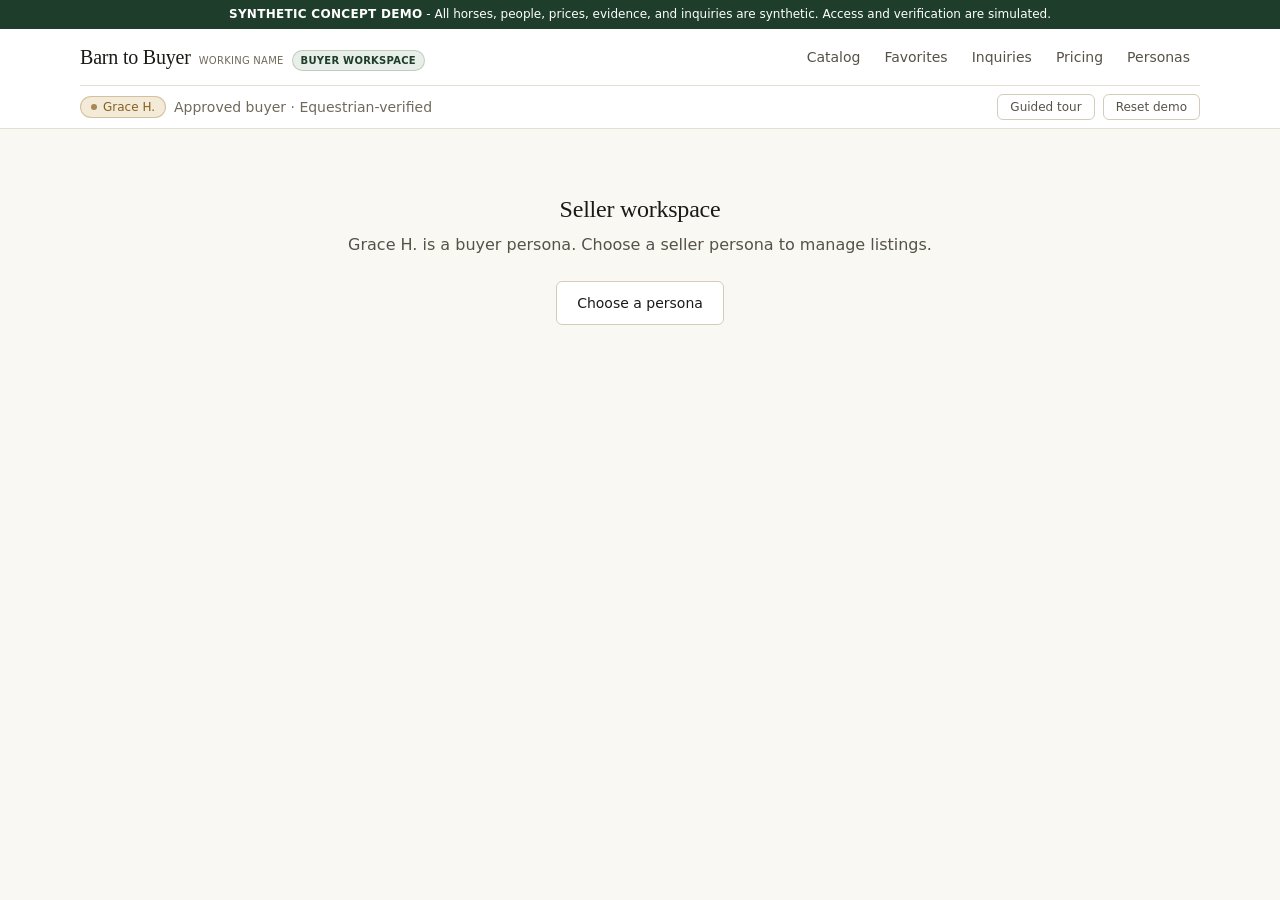
<file: seller/index.html>
<!DOCTYPE html><html lang="en" class="h-full"><head><meta charSet="utf-8"/><meta name="viewport" content="width=device-width, initial-scale=1"/><link rel="stylesheet" href="/_next/static/chunks/22ph289ryny8j.css" data-precedence="next"/><link rel="preload" as="script" fetchPriority="low" href="/_next/static/chunks/310vm2bl3xxpt.js"/><script src="/_next/static/chunks/19mx3mg6lkumu.js" async=""></script><script src="/_next/static/chunks/1mh6a-0e61pyc.js" async=""></script><script src="/_next/static/chunks/344n2zhqbh4pn.js" async=""></script><script src="/_next/static/chunks/turbopack-0td869ukh0v94.js" async=""></script><script src="/_next/static/chunks/1xsunr53im72k.js" async=""></script><script src="/_next/static/chunks/2fl2l4pqt-bp0.js" async=""></script><script src="/_next/static/chunks/340gcrzxuh43l.js" async=""></script><title>Barn to Buyer - Synthetic concept demo</title><meta name="description" content="Know what was checked. Know who is authorized. Send serious inquiries to the right person"/><meta name="robots" content="noindex, nofollow"/><link rel="icon" href="/favicon.ico?favicon.2vob68tjqpejf.ico" sizes="256x256" type="image/x-icon"/><script src="/_next/static/chunks/0cz1d0mv5g_q7.js" noModule=""></script></head><body class="min-h-full flex flex-col"><div hidden=""><!--$--><!--/$--></div><div class="min-h-full flex flex-col"><div class="bg-accent text-accent-ink"><div class="mx-auto max-w-6xl px-4 py-1.5 text-center text-[10px] leading-snug sm:text-xs"><span class="font-semibold uppercase tracking-wide">Synthetic concept demo</span><span aria-hidden="true" class="hidden sm:inline"> - </span><span class="block sm:inline">All horses, people, prices, evidence, and inquiries are synthetic. Access and verification are simulated.</span></div></div><header class="border-b border-line bg-surface"><div class="mx-auto max-w-6xl px-4"><div class="flex items-center justify-between gap-4 py-3"><a class="flex flex-wrap items-baseline gap-2" href="/"><span class="font-display text-xl text-ink">Barn to Buyer</span><span class="text-[10px] uppercase tracking-wide text-ink-faint">working name</span><span class="rounded-full border px-2 py-0.5 text-[10px] font-semibold uppercase tracking-wide border-accent/20 bg-accent-soft text-accent">Buyer workspace</span></a><nav aria-label="Primary" class="hidden items-center gap-1 md:flex"><a class="rounded-md text-sm transition-colors px-2.5 py-1.5 text-ink-soft hover:text-ink" href="/buyer/catalog/">Catalog</a><a class="rounded-md text-sm transition-colors px-2.5 py-1.5 text-ink-soft hover:text-ink" href="/buyer/favorites/">Favorites</a><a class="rounded-md text-sm transition-colors px-2.5 py-1.5 text-ink-soft hover:text-ink" href="/buyer/inquiries/">Inquiries</a><a class="rounded-md text-sm transition-colors px-2.5 py-1.5 text-ink-soft hover:text-ink" href="/pricing/">Pricing</a><a class="rounded-md text-sm transition-colors px-2.5 py-1.5 text-ink-soft hover:text-ink" href="/demo/">Personas</a></nav><button type="button" aria-expanded="false" aria-controls="_R_1b_" aria-label="Open menu" class="inline-flex min-h-[44px] min-w-[44px] items-center justify-center rounded-md border border-line-strong text-ink-soft hover:bg-surface-sunk md:hidden"><span aria-hidden="true" class="text-lg leading-none">☰</span></button></div><div class="flex flex-wrap items-center justify-between gap-2 border-t border-line py-2 text-sm"><div class="flex items-center gap-2"><span class="inline-flex items-center gap-1.5 rounded-full border px-2.5 py-0.5 text-xs font-medium border-brass/30 bg-brass-soft text-brass"><span aria-hidden="true" class="h-1.5 w-1.5 rounded-full bg-current opacity-70"></span>Grace H.</span><span class="text-ink-faint">Approved buyer · Equestrian-verified</span></div><div class="flex items-center gap-2"><button type="button" class="rounded-md border border-line-strong px-3 py-1 text-xs text-ink-soft transition-colors hover:bg-surface-sunk hover:text-ink">Guided tour</button><button class="rounded-md border border-line-strong px-3 py-1 text-xs text-ink-soft hover:bg-surface-sunk">Reset demo</button></div></div></div></header><main class="flex-1"><div class="mx-auto max-w-2xl px-4 py-16 text-center"><h1 class="font-display text-2xl text-ink">Seller workspace</h1><p class="mt-2 text-ink-soft">Grace H. is a buyer persona. Choose a seller persona to manage listings.</p><div class="mt-6"><a class="inline-flex items-center justify-center gap-2 rounded-md font-medium transition-colors disabled:opacity-50 disabled:pointer-events-none min-h-[44px] border border-line-strong bg-surface text-ink hover:bg-surface-sunk px-5 text-sm" href="/demo/">Choose a persona</a></div></div><!--$--><!--/$--></main></div><script src="/_next/static/chunks/310vm2bl3xxpt.js" id="_R_" async=""></script><script>(self.__next_f=self.__next_f||[]).push([0])</script><script>self.__next_f.push([1,"1:\"$Sreact.fragment\"\n2:I[30056,[\"/_next/static/chunks/1xsunr53im72k.js\",\"/_next/static/chunks/2fl2l4pqt-bp0.js\"],\"DemoProvider\"]\n3:I[93928,[\"/_next/static/chunks/1xsunr53im72k.js\",\"/_next/static/chunks/2fl2l4pqt-bp0.js\"],\"AppShell\"]\n4:I[39756,[\"/_next/static/chunks/1xsunr53im72k.js\",\"/_next/static/chunks/2fl2l4pqt-bp0.js\"],\"default\"]\n5:I[37457,[\"/_next/static/chunks/1xsunr53im72k.js\",\"/_next/static/chunks/2fl2l4pqt-bp0.js\"],\"default\"]\n6:I[47257,[\"/_next/static/chunks/1xsunr53im72k.js\",\"/_next/static/chunks/2fl2l4pqt-bp0.js\"],\"ClientPageRoot\"]\n7:I[3349,[\"/_next/static/chunks/1xsunr53im72k.js\",\"/_next/static/chunks/2fl2l4pqt-bp0.js\",\"/_next/static/chunks/340gcrzxuh43l.js\"],\"default\"]\na:I[97367,[\"/_next/static/chunks/1xsunr53im72k.js\",\"/_next/static/chunks/2fl2l4pqt-bp0.js\"],\"OutletBoundary\"]\nb:\"$Sreact.suspense\"\ne:I[97367,[\"/_next/static/chunks/1xsunr53im72k.js\",\"/_next/static/chunks/2fl2l4pqt-bp0.js\"],\"ViewportBoundary\"]\n10:I[97367,[\"/_next/static/chunks/1xsunr53im72k.js\",\"/_next/static/chunks/2fl2l4pqt-bp0.js\"],\"MetadataBoundary\"]\n12:I[68027,[\"/_next/static/chunks/1xsunr53im72k.js\",\"/_next/static/chunks/2fl2l4pqt-bp0.js\"],\"default\",1]\n:HL[\"/_next/static/chunks/22ph289ryny8j.css\",\"style\"]\nd:X\n0:{\"P\":null,\"c\":[\"\",\"seller\",\"\"],\"q\":\"\",\"i\":false,\"f\":[[[\"\",{\"children\":[\"seller\",{\"children\":[\"__PAGE__\",{},\"$undefined\",\"$undefined\",4608]},\"$undefined\",\"$undefined\",4608]},\"$undefined\",\"$undefined\",4624],[[\"$\",\"$1\",\"c\",{\"children\":[[[\"$\",\"link\",\"0\",{\"rel\":\"stylesheet\",\"href\":\"/_next/static/chunks/22ph289ryny8j.css\",\"precedence\":\"next\",\"crossOrigin\":\"$undefined\",\"nonce\":\"$undefined\"}],[\"$\",\"script\",\"script-0\",{\"src\":\"/_next/static/chunks/1xsunr53im72k.js\",\"async\":true,\"nonce\":\"$undefined\"}],[\"$\",\"script\",\"script-1\",{\"src\":\"/_next/static/chunks/2fl2l4pqt-bp0.js\",\"async\":true,\"nonce\":\"$undefined\"}]],[\"$\",\"html\",null,{\"lang\":\"en\",\"className\":\"h-full\",\"children\":[\"$\",\"body\",null,{\"className\":\"min-h-full flex flex-col\",\"children\":[\"$\",\"$L2\",null,{\"children\":[\"$\",\"$L3\",null,{\"children\":[\"$\",\"$L4\",null,{\"parallelRouterKey\":\"children\",\"error\":\"$undefined\",\"errorStyles\":\"$undefined\",\"errorScripts\":\"$undefined\",\"template\":[\"$\",\"$L5\",null,{}],\"templateStyles\":\"$undefined\",\"templateScripts\":\"$undefined\",\"notFound\":[[[\"$\",\"title\",null,{\"children\":\"404: This page could not be found.\"}],[\"$\",\"div\",null,{\"style\":{\"fontFamily\":\"system-ui,\\\"Segoe UI\\\",Roboto,Helvetica,Arial,sans-serif,\\\"Apple Color Emoji\\\",\\\"Segoe UI Emoji\\\"\",\"height\":\"100vh\",\"textAlign\":\"center\",\"display\":\"flex\",\"flexDirection\":\"column\",\"alignItems\":\"center\",\"justifyContent\":\"center\"},\"children\":[\"$\",\"div\",null,{\"children\":[[\"$\",\"style\",null,{\"dangerouslySetInnerHTML\":{\"__html\":\"body{color:#000;background:#fff;margin:0}.next-error-h1{border-right:1px solid rgba(0,0,0,.3)}@media (prefers-color-scheme:dark){body{color:#fff;background:#000}.next-error-h1{border-right:1px solid rgba(255,255,255,.3)}}\"}}],[\"$\",\"h1\",null,{\"className\":\"next-error-h1\",\"style\":{\"display\":\"inline-block\",\"margin\":\"0 20px 0 0\",\"padding\":\"0 23px 0 0\",\"fontSize\":24,\"fontWeight\":500,\"verticalAlign\":\"top\",\"lineHeight\":\"49px\"},\"children\":404}],[\"$\",\"div\",null,{\"style\":{\"display\":\"inline-block\"},\"children\":[\"$\",\"h2\",null,{\"style\":{\"fontSize\":14,\"fontWeight\":400,\"lineHeight\":\"49px\",\"margin\":0},\"children\":\"This page could not be found.\"}]}]]}]}]],[]],\"forbidden\":\"$undefined\",\"unauthorized\":\"$undefined\"}]}]}]}]}]]}],{\"children\":[[\"$\",\"$1\",\"c\",{\"children\":[null,[\"$\",\"$L4\",null,{\"parallelRouterKey\":\"children\",\"error\":\"$undefined\",\"errorStyles\":\"$undefined\",\"errorScripts\":\"$undefined\",\"template\":[\"$\",\"$L5\",null,{}],\"templateStyles\":\"$undefined\",\"templateScripts\":\"$undefined\",\"notFound\":\"$undefined\",\"forbidden\":\"$undefined\",\"unauthorized\":\"$undefined\"}]]}],{\"children\":[[\"$\",\"$1\",\"c\",{\"children\":[[\"$\",\"$L6\",null,{\"Component\":\"$7\",\"serverProvidedParams\":{\"searchParams\":{},\"params\":{},\"promises\":[\"$@8\",\"$@9\"]}}],[[\"$\",\"script\",\"script-0\",{\"src\":\"/_next/static/chunks/340gcrzxuh43l.js\",\"async\":true,\"nonce\":\"$undefined\"}]],[\"$\",\"$La\",null,{\"children\":[\"$\",\"$b\",null,{\"name\":\"Next.MetadataOutlet\",\"children\":\"$@c\"}]}]]}],{},null,false,null]},null,false,\"$d\"]},null,false,null],[\"$\",\"$1\",\"h\",{\"children\":[null,[\"$\",\"$Le\",null,{\"children\":\"$Lf\"}],[\"$\",\"div\",null,{\"hidden\":true,\"children\":[\"$\",\"$L10\",null,{\"children\":[\"$\",\"$b\",null,{\"name\":\"Next.Metadata\",\"children\":\"$L11\"}]}]}],null]}],false]],\"m\":\"$undefined\",\"G\":[\"$12\",[[\"$\",\"link\",\"0\",{\"rel\":\"stylesheet\",\"href\":\"/_next/static/chunks/22ph289ryny8j.css\",\"precedence\":\"next\",\"crossOrigin\":\"$undefined\",\"nonce\":\"$undefined\"}]]],\"S\":true,\"h\":null,\"r\":\"$undefined\",\"s\":\"$undefined\",\"a\":\"$undefined\",\"l\":\"$undefined\",\"p\":\"$undefined\",\"d\":\"$undefined\",\"b\":\"jPLOSVLFSTJAGA77GQARs\"}\nd:C\n8:{}\n9:\"$0:f:0:1:1:children:1:children:0:props:children:0:props:serverProvidedParams:params\"\nf:[[\"$\",\"meta\",\"0\",{\"charSet\":\"utf-8\"}],[\"$\",\"meta\",\"1\",{\"name\":\"viewport\",\"content\":\"width=device-width, initial-scale=1\"}]]\n13:I[27201,[\"/_next/static/chunks/1xsunr53im72k.js\",\"/_next/static/chunks/2fl2l4pqt-bp0.js\"],\"IconMark\"]\nc:null\n11:[[\"$\",\"title\",\"0\",{\"children\":\"Barn to Buyer - Synthetic concept demo\"}],[\"$\",\"meta\",\"1\",{\"name\":\"description\",\"content\":\"Know what was checked. Know who is authorized. Send serious inquiries to the right person\"}],[\"$\",\"meta\",\"2\",{\"name\":\"robots\",\"content\":\"noindex, nofollow\"}],[\"$\",\"link\",\"3\",{\"rel\":\"icon\",\"href\":\"/favicon.ico?favicon.2vob68tjqpejf.ico\",\"sizes\":\"256x256\",\"type\":\"image/x-icon\"}],[\"$\",\"$L13\",\"4\",{}]]\n"])</script></body></html>
</file>
<file: _next/static/chunks/22ph289ryny8j.css>
@layer properties{@supports (((-webkit-hyphens:none)) and (not (margin-trim:inline))) or ((-moz-orient:inline) and (not (color:rgb(from red r g b)))){*,:before,:after,::backdrop{--tw-space-y-reverse:0;--tw-divide-y-reverse:0;--tw-border-style:solid;--tw-leading:initial;--tw-font-weight:initial;--tw-tracking:initial;--tw-shadow:0 0 #0000;--tw-shadow-color:initial;--tw-shadow-alpha:100%;--tw-inset-shadow:0 0 #0000;--tw-inset-shadow-color:initial;--tw-inset-shadow-alpha:100%;--tw-ring-color:initial;--tw-ring-shadow:0 0 #0000;--tw-inset-ring-color:initial;--tw-inset-ring-shadow:0 0 #0000;--tw-ring-inset:initial;--tw-ring-offset-width:0px;--tw-ring-offset-color:#fff;--tw-ring-offset-shadow:0 0 #0000;--tw-blur:initial;--tw-brightness:initial;--tw-contrast:initial;--tw-grayscale:initial;--tw-hue-rotate:initial;--tw-invert:initial;--tw-opacity:initial;--tw-saturate:initial;--tw-sepia:initial;--tw-drop-shadow:initial;--tw-drop-shadow-color:initial;--tw-drop-shadow-alpha:100%;--tw-drop-shadow-size:initial}}}@layer theme{:root,:host{--font-sans:system-ui, -apple-system, "Segoe UI", Roboto, Helvetica, Arial, sans-serif;--font-serif:ui-serif, Georgia, "Times New Roman", serif;--font-mono:ui-monospace, SFMono-Regular, Menlo, Monaco, Consolas, "Liberation Mono", "Courier New", monospace;--color-white:#fff;--spacing:.25rem;--container-xl:36rem;--container-2xl:42rem;--container-3xl:48rem;--container-4xl:56rem;--container-5xl:64rem;--container-6xl:72rem;--text-xs:.75rem;--text-xs--line-height:calc(1 / .75);--text-sm:.875rem;--text-sm--line-height:calc(1.25 / .875);--text-lg:1.125rem;--text-lg--line-height:calc(1.75 / 1.125);--text-xl:1.25rem;--text-xl--line-height:calc(1.75 / 1.25);--text-2xl:1.5rem;--text-2xl--line-height:calc(2 / 1.5);--text-3xl:1.875rem;--text-3xl--line-height:calc(2.25 / 1.875);--text-4xl:2.25rem;--text-4xl--line-height:calc(2.5 / 2.25);--text-5xl:3rem;--text-5xl--line-height:1;--font-weight-medium:500;--font-weight-semibold:600;--tracking-wide:.025em;--leading-tight:1.25;--leading-snug:1.375;--leading-relaxed:1.625;--radius-md:.375rem;--radius-xl:.75rem;--default-transition-duration:.15s;--default-transition-timing-function:cubic-bezier(.4, 0, .2, 1);--default-font-family:var(--font-sans);--default-mono-font-family:var(--font-mono);--color-paper:#faf8f3;--color-surface:#fff;--color-surface-sunk:#f3efe6;--color-ink:#1a1a17;--color-ink-soft:#565247;--color-ink-faint:#6f6a5c;--color-line:#e4dfd3;--color-line-strong:#d3ccbb;--color-accent:#1f3d2b;--color-accent-hover:#16311f;--color-accent-soft:#e7efe8;--color-accent-ink:#fff;--color-brass:#856020;--color-brass-soft:#f3ead8;--color-danger:#8a2b22;--color-danger-soft:#f6e6e2;--color-warn:#7a5a14;--color-warn-soft:#f5ecd6;--color-info:#2a4a6b;--color-info-soft:#e5edf5;--radius-card:.5rem}}@layer base{*,:after,:before,::backdrop{box-sizing:border-box;border:0 solid;margin:0;padding:0}::file-selector-button{box-sizing:border-box;border:0 solid;margin:0;padding:0}html,:host{-webkit-text-size-adjust:100%;tab-size:4;line-height:1.5;font-family:var(--default-font-family,-apple-system, BlinkMacSystemFont, "Segoe UI", Roboto, "Helvetica Neue", "Noto Sans", Arial, sans-serif, "Apple Color Emoji", "Segoe UI Emoji", "Segoe UI Symbol", "Noto Color Emoji");font-feature-settings:var(--default-font-feature-settings,normal);font-variation-settings:var(--default-font-variation-settings,normal);-webkit-tap-highlight-color:transparent}hr{height:0;color:inherit;border-top-width:1px}abbr:where([title]){-webkit-text-decoration:underline dotted;text-decoration:underline dotted}h1,h2,h3,h4,h5,h6{font-size:inherit;font-weight:inherit}a{color:inherit;-webkit-text-decoration:inherit;-webkit-text-decoration:inherit;-webkit-text-decoration:inherit;-webkit-text-decoration:inherit;text-decoration:inherit}b,strong{font-weight:bolder}code,kbd,samp,pre{font-family:var(--default-mono-font-family,ui-monospace, SFMono-Regular, Menlo, Monaco, Consolas, "Liberation Mono", "Courier New", monospace);font-feature-settings:var(--default-mono-font-feature-settings,normal);font-variation-settings:var(--default-mono-font-variation-settings,normal);font-size:1em}small{font-size:80%}sub,sup{vertical-align:baseline;font-size:75%;line-height:0;position:relative}sub{bottom:-.25em}sup{top:-.5em}table{text-indent:0;border-color:inherit;border-collapse:collapse}:-moz-focusring:where(:not(iframe)){outline:auto}progress{vertical-align:baseline}summary{display:list-item}ol,ul,menu{list-style:none}img,svg,video,canvas,audio,iframe,embed,object{vertical-align:middle;display:block}img,video{max-width:100%;height:auto}button,input,select,optgroup,textarea{font:inherit;font-feature-settings:inherit;font-variation-settings:inherit;letter-spacing:inherit;color:inherit;opacity:1;background-color:#0000;border-radius:0}::file-selector-button{font:inherit;font-feature-settings:inherit;font-variation-settings:inherit;letter-spacing:inherit;color:inherit;opacity:1;background-color:#0000;border-radius:0}:where(select:is([multiple],[size])) optgroup{font-weight:bolder}:where(select:is([multiple],[size])) optgroup option{padding-inline-start:20px}::file-selector-button{margin-inline-end:4px}::placeholder{opacity:1}@supports (not ((-webkit-appearance:-apple-pay-button))) or (contain-intrinsic-size:1px){::placeholder{color:currentColor}@supports (color:color-mix(in lab, red, red)){::placeholder{color:color-mix(in oklab, currentcolor 50%, transparent)}}}textarea{resize:vertical}::-webkit-search-decoration{-webkit-appearance:none}::-webkit-date-and-time-value{min-height:1lh;text-align:inherit}::-webkit-datetime-edit{display:inline-flex}::-webkit-datetime-edit-fields-wrapper{padding:0}::-webkit-datetime-edit{padding-block:0}::-webkit-datetime-edit-year-field{padding-block:0}::-webkit-datetime-edit-month-field{padding-block:0}::-webkit-datetime-edit-day-field{padding-block:0}::-webkit-datetime-edit-hour-field{padding-block:0}::-webkit-datetime-edit-minute-field{padding-block:0}::-webkit-datetime-edit-second-field{padding-block:0}::-webkit-datetime-edit-millisecond-field{padding-block:0}::-webkit-datetime-edit-meridiem-field{padding-block:0}::-webkit-calendar-picker-indicator{line-height:1}:-moz-ui-invalid{box-shadow:none}button,input:where([type=button],[type=reset],[type=submit]){appearance:button}::file-selector-button{appearance:button}::-webkit-inner-spin-button{height:auto}::-webkit-outer-spin-button{height:auto}[hidden]:where(:not([hidden=until-found])){display:none!important}}@layer components;@layer utilities{.collapse{visibility:collapse}.visible{visibility:visible}.sr-only{clip-path:inset(50%);white-space:nowrap;border-width:0;width:1px;height:1px;margin:-1px;padding:0;position:absolute;overflow:hidden}.absolute{position:absolute}.fixed{position:fixed}.relative{position:relative}.static{position:static}.inset-0{inset:0}.inset-x-3{inset-inline:calc(var(--spacing) * 3)}.right-2{right:calc(var(--spacing) * 2)}.bottom-1\.5{bottom:calc(var(--spacing) * 1.5)}.bottom-3{bottom:calc(var(--spacing) * 3)}.z-50{z-index:50}.order-1{order:1}.order-2{order:2}.order-3{order:3}.order-4{order:4}.col-span-2{grid-column:span 2/span 2}.container{width:100%}@media (min-width:40rem){.container{max-width:40rem}}@media (min-width:48rem){.container{max-width:48rem}}@media (min-width:64rem){.container{max-width:64rem}}@media (min-width:80rem){.container{max-width:80rem}}@media (min-width:96rem){.container{max-width:96rem}}.m-1{margin:var(--spacing)}.m-2{margin:calc(var(--spacing) * 2)}.m-3{margin:calc(var(--spacing) * 3)}.mx-auto{margin-inline:auto}.mt-0\.5{margin-top:calc(var(--spacing) * .5)}.mt-1{margin-top:var(--spacing)}.mt-1\.5{margin-top:calc(var(--spacing) * 1.5)}.mt-2{margin-top:calc(var(--spacing) * 2)}.mt-3{margin-top:calc(var(--spacing) * 3)}.mt-4{margin-top:calc(var(--spacing) * 4)}.mt-5{margin-top:calc(var(--spacing) * 5)}.mt-6{margin-top:calc(var(--spacing) * 6)}.mt-8{margin-top:calc(var(--spacing) * 8)}.mt-10{margin-top:calc(var(--spacing) * 10)}.mt-12{margin-top:calc(var(--spacing) * 12)}.mt-auto{margin-top:auto}.mr-auto{margin-right:auto}.mb-4{margin-bottom:calc(var(--spacing) * 4)}.ml-auto{margin-left:auto}.block{display:block}.contents{display:contents}.flex{display:flex}.grid{display:grid}.hidden{display:none}.inline{display:inline}.inline-flex{display:inline-flex}.table{display:table}.aspect-\[4\/3\]{aspect-ratio:4/3}.aspect-\[16\/9\]{aspect-ratio:16/9}.aspect-\[16\/10\]{aspect-ratio:16/10}.h-1\.5{height:calc(var(--spacing) * 1.5)}.h-full{height:100%}.max-h-\[calc\(100vh-1\.5rem\)\]{max-height:calc(100vh - 1.5rem)}.min-h-\[44px\]{min-height:44px}.min-h-full{min-height:100%}.w-1\.5{width:calc(var(--spacing) * 1.5)}.w-28{width:calc(var(--spacing) * 28)}.w-40{width:calc(var(--spacing) * 40)}.w-full{width:100%}.max-w-2xl{max-width:var(--container-2xl)}.max-w-3xl{max-width:var(--container-3xl)}.max-w-4xl{max-width:var(--container-4xl)}.max-w-5xl{max-width:var(--container-5xl)}.max-w-6xl{max-width:var(--container-6xl)}.max-w-xl{max-width:var(--container-xl)}.min-w-0{min-width:0}.min-w-\[12rem\]{min-width:12rem}.min-w-\[44px\]{min-width:44px}.flex-1{flex:1}.shrink{flex-shrink:1}.shrink-0{flex-shrink:0}.list-disc{list-style-type:disc}.grid-cols-1{grid-template-columns:repeat(1,minmax(0,1fr))}.grid-cols-2{grid-template-columns:repeat(2,minmax(0,1fr))}.flex-col{flex-direction:column}.flex-wrap{flex-wrap:wrap}.items-baseline{align-items:baseline}.items-center{align-items:center}.items-end{align-items:flex-end}.items-start{align-items:flex-start}.justify-between{justify-content:space-between}.justify-center{justify-content:center}.justify-end{justify-content:flex-end}.gap-1{gap:var(--spacing)}.gap-1\.5{gap:calc(var(--spacing) * 1.5)}.gap-2{gap:calc(var(--spacing) * 2)}.gap-3{gap:calc(var(--spacing) * 3)}.gap-4{gap:calc(var(--spacing) * 4)}.gap-5{gap:calc(var(--spacing) * 5)}.gap-6{gap:calc(var(--spacing) * 6)}.gap-8{gap:calc(var(--spacing) * 8)}:where(.space-y-1>:not(:last-child)){--tw-space-y-reverse:0;margin-block-start:calc(var(--spacing) * var(--tw-space-y-reverse));margin-block-end:calc(var(--spacing) * calc(1 - var(--tw-space-y-reverse)))}:where(.space-y-1\.5>:not(:last-child)){--tw-space-y-reverse:0;margin-block-start:calc(calc(var(--spacing) * 1.5) * var(--tw-space-y-reverse));margin-block-end:calc(calc(var(--spacing) * 1.5) * calc(1 - var(--tw-space-y-reverse)))}:where(.space-y-2>:not(:last-child)){--tw-space-y-reverse:0;margin-block-start:calc(calc(var(--spacing) * 2) * var(--tw-space-y-reverse));margin-block-end:calc(calc(var(--spacing) * 2) * calc(1 - var(--tw-space-y-reverse)))}:where(.space-y-3>:not(:last-child)){--tw-space-y-reverse:0;margin-block-start:calc(calc(var(--spacing) * 3) * var(--tw-space-y-reverse));margin-block-end:calc(calc(var(--spacing) * 3) * calc(1 - var(--tw-space-y-reverse)))}:where(.space-y-4>:not(:last-child)){--tw-space-y-reverse:0;margin-block-start:calc(calc(var(--spacing) * 4) * var(--tw-space-y-reverse));margin-block-end:calc(calc(var(--spacing) * 4) * calc(1 - var(--tw-space-y-reverse)))}:where(.space-y-5>:not(:last-child)){--tw-space-y-reverse:0;margin-block-start:calc(calc(var(--spacing) * 5) * var(--tw-space-y-reverse));margin-block-end:calc(calc(var(--spacing) * 5) * calc(1 - var(--tw-space-y-reverse)))}:where(.space-y-8>:not(:last-child)){--tw-space-y-reverse:0;margin-block-start:calc(calc(var(--spacing) * 8) * var(--tw-space-y-reverse));margin-block-end:calc(calc(var(--spacing) * 8) * calc(1 - var(--tw-space-y-reverse)))}.gap-x-4{column-gap:calc(var(--spacing) * 4)}.gap-y-2{row-gap:calc(var(--spacing) * 2)}.gap-y-3{row-gap:calc(var(--spacing) * 3)}:where(.divide-y>:not(:last-child)){--tw-divide-y-reverse:0;border-bottom-style:var(--tw-border-style);border-top-style:var(--tw-border-style);border-top-width:calc(1px * var(--tw-divide-y-reverse));border-bottom-width:calc(1px * calc(1 - var(--tw-divide-y-reverse)))}:where(.divide-line>:not(:last-child)){border-color:var(--color-line)}.self-center{align-self:center}.self-start{align-self:flex-start}.overflow-hidden{overflow:hidden}.overflow-y-auto{overflow-y:auto}.rounded{border-radius:.25rem}.rounded-\[var\(--radius-card\)\]{border-radius:var(--radius-card)}.rounded-full{border-radius:3.40282e38px}.rounded-md{border-radius:var(--radius-md)}.rounded-xl{border-radius:var(--radius-xl)}.border{border-style:var(--tw-border-style);border-width:1px}.border-t{border-top-style:var(--tw-border-style);border-top-width:1px}.border-b{border-bottom-style:var(--tw-border-style);border-bottom-width:1px}.border-l{border-left-style:var(--tw-border-style);border-left-width:1px}.border-dashed{--tw-border-style:dashed;border-style:dashed}.border-accent{border-color:var(--color-accent)}.border-accent\/15{border-color:#1f3d2b26}@supports (color:color-mix(in lab, red, red)){.border-accent\/15{border-color:color-mix(in oklab, var(--color-accent) 15%, transparent)}}.border-accent\/20{border-color:#1f3d2b33}@supports (color:color-mix(in lab, red, red)){.border-accent\/20{border-color:color-mix(in oklab, var(--color-accent) 20%, transparent)}}.border-brass\/30{border-color:#8560204d}@supports (color:color-mix(in lab, red, red)){.border-brass\/30{border-color:color-mix(in oklab, var(--color-brass) 30%, transparent)}}.border-brass\/40{border-color:#85602066}@supports (color:color-mix(in lab, red, red)){.border-brass\/40{border-color:color-mix(in oklab, var(--color-brass) 40%, transparent)}}.border-danger\/20{border-color:#8a2b2233}@supports (color:color-mix(in lab, red, red)){.border-danger\/20{border-color:color-mix(in oklab, var(--color-danger) 20%, transparent)}}.border-danger\/30{border-color:#8a2b224d}@supports (color:color-mix(in lab, red, red)){.border-danger\/30{border-color:color-mix(in oklab, var(--color-danger) 30%, transparent)}}.border-info\/20{border-color:#2a4a6b33}@supports (color:color-mix(in lab, red, red)){.border-info\/20{border-color:color-mix(in oklab, var(--color-info) 20%, transparent)}}.border-line{border-color:var(--color-line)}.border-line-strong{border-color:var(--color-line-strong)}.border-warn\/20{border-color:#7a5a1433}@supports (color:color-mix(in lab, red, red)){.border-warn\/20{border-color:color-mix(in oklab, var(--color-warn) 20%, transparent)}}.border-warn\/30{border-color:#7a5a144d}@supports (color:color-mix(in lab, red, red)){.border-warn\/30{border-color:color-mix(in oklab, var(--color-warn) 30%, transparent)}}.bg-accent{background-color:var(--color-accent)}.bg-accent-soft{background-color:var(--color-accent-soft)}.bg-brass{background-color:var(--color-brass)}.bg-brass-soft{background-color:var(--color-brass-soft)}.bg-brass-soft\/50{background-color:#f3ead880}@supports (color:color-mix(in lab, red, red)){.bg-brass-soft\/50{background-color:color-mix(in oklab, var(--color-brass-soft) 50%, transparent)}}.bg-current{background-color:currentColor}.bg-danger-soft{background-color:var(--color-danger-soft)}.bg-info-soft{background-color:var(--color-info-soft)}.bg-ink{background-color:var(--color-ink)}.bg-ink\/30{background-color:#1a1a174d}@supports (color:color-mix(in lab, red, red)){.bg-ink\/30{background-color:color-mix(in oklab, var(--color-ink) 30%, transparent)}}.bg-paper{background-color:var(--color-paper)}.bg-surface{background-color:var(--color-surface)}.bg-surface-sunk{background-color:var(--color-surface-sunk)}.bg-surface-sunk\/40{background-color:#f3efe666}@supports (color:color-mix(in lab, red, red)){.bg-surface-sunk\/40{background-color:color-mix(in oklab, var(--color-surface-sunk) 40%, transparent)}}.bg-surface-sunk\/50{background-color:#f3efe680}@supports (color:color-mix(in lab, red, red)){.bg-surface-sunk\/50{background-color:color-mix(in oklab, var(--color-surface-sunk) 50%, transparent)}}.bg-warn-soft{background-color:var(--color-warn-soft)}.object-cover{object-fit:cover}.p-3{padding:calc(var(--spacing) * 3)}.p-4{padding:calc(var(--spacing) * 4)}.p-5{padding:calc(var(--spacing) * 5)}.p-6{padding:calc(var(--spacing) * 6)}.p-8{padding:calc(var(--spacing) * 8)}.p-10{padding:calc(var(--spacing) * 10)}.px-1{padding-inline:var(--spacing)}.px-2{padding-inline:calc(var(--spacing) * 2)}.px-2\.5{padding-inline:calc(var(--spacing) * 2.5)}.px-3{padding-inline:calc(var(--spacing) * 3)}.px-4{padding-inline:calc(var(--spacing) * 4)}.px-5{padding-inline:calc(var(--spacing) * 5)}.py-0\.5{padding-block:calc(var(--spacing) * .5)}.py-1{padding-block:var(--spacing)}.py-1\.5{padding-block:calc(var(--spacing) * 1.5)}.py-2{padding-block:calc(var(--spacing) * 2)}.py-2\.5{padding-block:calc(var(--spacing) * 2.5)}.py-3{padding-block:calc(var(--spacing) * 3)}.py-4{padding-block:calc(var(--spacing) * 4)}.py-8{padding-block:calc(var(--spacing) * 8)}.py-10{padding-block:calc(var(--spacing) * 10)}.py-14{padding-block:calc(var(--spacing) * 14)}.py-16{padding-block:calc(var(--spacing) * 16)}.pt-4{padding-top:calc(var(--spacing) * 4)}.pt-5{padding-top:calc(var(--spacing) * 5)}.pt-6{padding-top:calc(var(--spacing) * 6)}.pb-3{padding-bottom:calc(var(--spacing) * 3)}.pl-4{padding-left:calc(var(--spacing) * 4)}.pl-5{padding-left:calc(var(--spacing) * 5)}.text-center{text-align:center}.font-mono{font-family:var(--font-mono)}.text-2xl{font-size:var(--text-2xl);line-height:var(--tw-leading,var(--text-2xl--line-height))}.text-3xl{font-size:var(--text-3xl);line-height:var(--tw-leading,var(--text-3xl--line-height))}.text-4xl{font-size:var(--text-4xl);line-height:var(--tw-leading,var(--text-4xl--line-height))}.text-lg{font-size:var(--text-lg);line-height:var(--tw-leading,var(--text-lg--line-height))}.text-sm{font-size:var(--text-sm);line-height:var(--tw-leading,var(--text-sm--line-height))}.text-xl{font-size:var(--text-xl);line-height:var(--tw-leading,var(--text-xl--line-height))}.text-xs{font-size:var(--text-xs);line-height:var(--tw-leading,var(--text-xs--line-height))}.text-\[10px\]{font-size:10px}.text-\[11px\]{font-size:11px}.leading-none{--tw-leading:1;line-height:1}.leading-relaxed{--tw-leading:var(--leading-relaxed);line-height:var(--leading-relaxed)}.leading-snug{--tw-leading:var(--leading-snug);line-height:var(--leading-snug)}.leading-tight{--tw-leading:var(--leading-tight);line-height:var(--leading-tight)}.font-medium{--tw-font-weight:var(--font-weight-medium);font-weight:var(--font-weight-medium)}.font-semibold{--tw-font-weight:var(--font-weight-semibold);font-weight:var(--font-weight-semibold)}.tracking-\[0\.14em\]{--tw-tracking:.14em;letter-spacing:.14em}.tracking-wide{--tw-tracking:var(--tracking-wide);letter-spacing:var(--tracking-wide)}.text-accent{color:var(--color-accent)}.text-accent-ink{color:var(--color-accent-ink)}.text-brass{color:var(--color-brass)}.text-danger{color:var(--color-danger)}.text-info{color:var(--color-info)}.text-ink{color:var(--color-ink)}.text-ink-faint{color:var(--color-ink-faint)}.text-ink-soft{color:var(--color-ink-soft)}.text-warn{color:var(--color-warn)}.text-white{color:var(--color-white)}.uppercase{text-transform:uppercase}.underline{text-decoration-line:underline}.decoration-brass\/40{text-decoration-color:#85602066}@supports (color:color-mix(in lab, red, red)){.decoration-brass\/40{-webkit-text-decoration-color:color-mix(in oklab, var(--color-brass) 40%, transparent);-webkit-text-decoration-color:color-mix(in oklab, var(--color-brass) 40%, transparent);-webkit-text-decoration-color:color-mix(in oklab, var(--color-brass) 40%, transparent);text-decoration-color:color-mix(in oklab, var(--color-brass) 40%, transparent)}}.underline-offset-4{text-underline-offset:4px}.opacity-70{opacity:.7}.shadow-2xl{--tw-shadow:0 25px 50px -12px var(--tw-shadow-color,#00000040);box-shadow:var(--tw-inset-shadow), var(--tw-inset-ring-shadow), var(--tw-ring-offset-shadow), var(--tw-ring-shadow), var(--tw-shadow)}.ring-1{--tw-ring-shadow:var(--tw-ring-inset,) 0 0 0 calc(1px + var(--tw-ring-offset-width)) var(--tw-ring-color,currentcolor);box-shadow:var(--tw-inset-shadow), var(--tw-inset-ring-shadow), var(--tw-ring-offset-shadow), var(--tw-ring-shadow), var(--tw-shadow)}.ring-accent\/20{--tw-ring-color:#1f3d2b33}@supports (color:color-mix(in lab, red, red)){.ring-accent\/20{--tw-ring-color:color-mix(in oklab, var(--color-accent) 20%, transparent)}}.ring-accent\/30{--tw-ring-color:#1f3d2b4d}@supports (color:color-mix(in lab, red, red)){.ring-accent\/30{--tw-ring-color:color-mix(in oklab, var(--color-accent) 30%, transparent)}}.filter{filter:var(--tw-blur,) var(--tw-brightness,) var(--tw-contrast,) var(--tw-grayscale,) var(--tw-hue-rotate,) var(--tw-invert,) var(--tw-saturate,) var(--tw-sepia,) var(--tw-drop-shadow,)}.transition{transition-property:color,background-color,border-color,outline-color,text-decoration-color,fill,stroke,--tw-gradient-from,--tw-gradient-via,--tw-gradient-to,opacity,box-shadow,transform,translate,scale,rotate,filter,-webkit-backdrop-filter,backdrop-filter,display,content-visibility,overlay,pointer-events;transition-timing-function:var(--tw-ease,var(--default-transition-timing-function));transition-duration:var(--tw-duration,var(--default-transition-duration))}.transition-colors{transition-property:color,background-color,border-color,outline-color,text-decoration-color,fill,stroke,--tw-gradient-from,--tw-gradient-via,--tw-gradient-to;transition-timing-function:var(--tw-ease,var(--default-transition-timing-function));transition-duration:var(--tw-duration,var(--default-transition-duration))}@media (hover:hover){.group-hover\:text-accent:is(:where(.group):hover *){color:var(--color-accent)}}.first\:pt-0:first-child{padding-top:0}.last\:pb-0:last-child{padding-bottom:0}@media (hover:hover){.hover\:border-line-strong:hover{border-color:var(--color-line-strong)}.hover\:bg-accent-hover:hover{background-color:var(--color-accent-hover)}.hover\:bg-danger\/10:hover{background-color:#8a2b221a}@supports (color:color-mix(in lab, red, red)){.hover\:bg-danger\/10:hover{background-color:color-mix(in oklab, var(--color-danger) 10%, transparent)}}.hover\:bg-ink\/90:hover{background-color:#1a1a17e6}@supports (color:color-mix(in lab, red, red)){.hover\:bg-ink\/90:hover{background-color:color-mix(in oklab, var(--color-ink) 90%, transparent)}}.hover\:bg-surface-sunk:hover{background-color:var(--color-surface-sunk)}.hover\:text-ink:hover{color:var(--color-ink)}}.focus\:border-accent:focus{border-color:var(--color-accent)}.disabled\:pointer-events-none:disabled{pointer-events:none}.disabled\:opacity-50:disabled{opacity:.5}@media (min-width:40rem){.sm\:inset-x-auto{inset-inline:auto}.sm\:right-6{right:calc(var(--spacing) * 6)}.sm\:bottom-6{bottom:calc(var(--spacing) * 6)}.sm\:col-span-2{grid-column:span 2/span 2}.sm\:mt-8{margin-top:calc(var(--spacing) * 8)}.sm\:inline{display:inline}.sm\:w-\[25rem\]{width:25rem}.sm\:max-w-2xl{max-width:var(--container-2xl)}.sm\:grid-cols-2{grid-template-columns:repeat(2,minmax(0,1fr))}.sm\:grid-cols-3{grid-template-columns:repeat(3,minmax(0,1fr))}.sm\:grid-cols-\[5rem_1fr_1fr_1fr_auto\]{grid-template-columns:5rem 1fr 1fr 1fr auto}.sm\:p-6{padding:calc(var(--spacing) * 6)}.sm\:py-24{padding-block:calc(var(--spacing) * 24)}.sm\:text-5xl{font-size:var(--text-5xl);line-height:var(--tw-leading,var(--text-5xl--line-height))}.sm\:text-xs{font-size:var(--text-xs);line-height:var(--tw-leading,var(--text-xs--line-height))}}@media (min-width:48rem){.md\:flex{display:flex}.md\:hidden{display:none}.md\:grid-cols-2{grid-template-columns:repeat(2,minmax(0,1fr))}.md\:grid-cols-3{grid-template-columns:repeat(3,minmax(0,1fr))}}@media (min-width:64rem){.lg\:block{display:block}.lg\:grid-cols-2{grid-template-columns:repeat(2,minmax(0,1fr))}.lg\:grid-cols-3{grid-template-columns:repeat(3,minmax(0,1fr))}.lg\:grid-cols-4{grid-template-columns:repeat(4,minmax(0,1fr))}.lg\:grid-cols-\[1\.4fr_1fr\]{grid-template-columns:1.4fr 1fr}}}html{--lightningcss-light:initial;--lightningcss-dark: ;color-scheme:light}body{background:var(--color-paper);color:var(--color-ink);font-family:var(--font-sans);-webkit-font-smoothing:antialiased}.font-display{font-family:var(--font-serif);letter-spacing:-.01em}@media (prefers-reduced-motion:reduce){*,:before,:after{scroll-behavior:auto!important;transition-duration:.001ms!important;animation-duration:.001ms!important;animation-iteration-count:1!important}}:where(a,button,input,select,textarea,[tabindex]):focus-visible{outline:2px solid var(--color-accent);outline-offset:2px;border-radius:2px}@property --tw-space-y-reverse{syntax:"*";inherits:false;initial-value:0}@property --tw-divide-y-reverse{syntax:"*";inherits:false;initial-value:0}@property --tw-border-style{syntax:"*";inherits:false;initial-value:solid}@property --tw-leading{syntax:"*";inherits:false}@property --tw-font-weight{syntax:"*";inherits:false}@property --tw-tracking{syntax:"*";inherits:false}@property --tw-shadow{syntax:"*";inherits:false;initial-value:0 0 #0000}@property --tw-shadow-color{syntax:"*";inherits:false}@property --tw-shadow-alpha{syntax:"<percentage>";inherits:false;initial-value:100%}@property --tw-inset-shadow{syntax:"*";inherits:false;initial-value:0 0 #0000}@property --tw-inset-shadow-color{syntax:"*";inherits:false}@property --tw-inset-shadow-alpha{syntax:"<percentage>";inherits:false;initial-value:100%}@property --tw-ring-color{syntax:"*";inherits:false}@property --tw-ring-shadow{syntax:"*";inherits:false;initial-value:0 0 #0000}@property --tw-inset-ring-color{syntax:"*";inherits:false}@property --tw-inset-ring-shadow{syntax:"*";inherits:false;initial-value:0 0 #0000}@property --tw-ring-inset{syntax:"*";inherits:false}@property --tw-ring-offset-width{syntax:"<length>";inherits:false;initial-value:0}@property --tw-ring-offset-color{syntax:"*";inherits:false;initial-value:#fff}@property --tw-ring-offset-shadow{syntax:"*";inherits:false;initial-value:0 0 #0000}@property --tw-blur{syntax:"*";inherits:false}@property --tw-brightness{syntax:"*";inherits:false}@property --tw-contrast{syntax:"*";inherits:false}@property --tw-grayscale{syntax:"*";inherits:false}@property --tw-hue-rotate{syntax:"*";inherits:false}@property --tw-invert{syntax:"*";inherits:false}@property --tw-opacity{syntax:"*";inherits:false}@property --tw-saturate{syntax:"*";inherits:false}@property --tw-sepia{syntax:"*";inherits:false}@property --tw-drop-shadow{syntax:"*";inherits:false}@property --tw-drop-shadow-color{syntax:"*";inherits:false}@property --tw-drop-shadow-alpha{syntax:"<percentage>";inherits:false;initial-value:100%}@property --tw-drop-shadow-size{syntax:"*";inherits:false}
</file>
